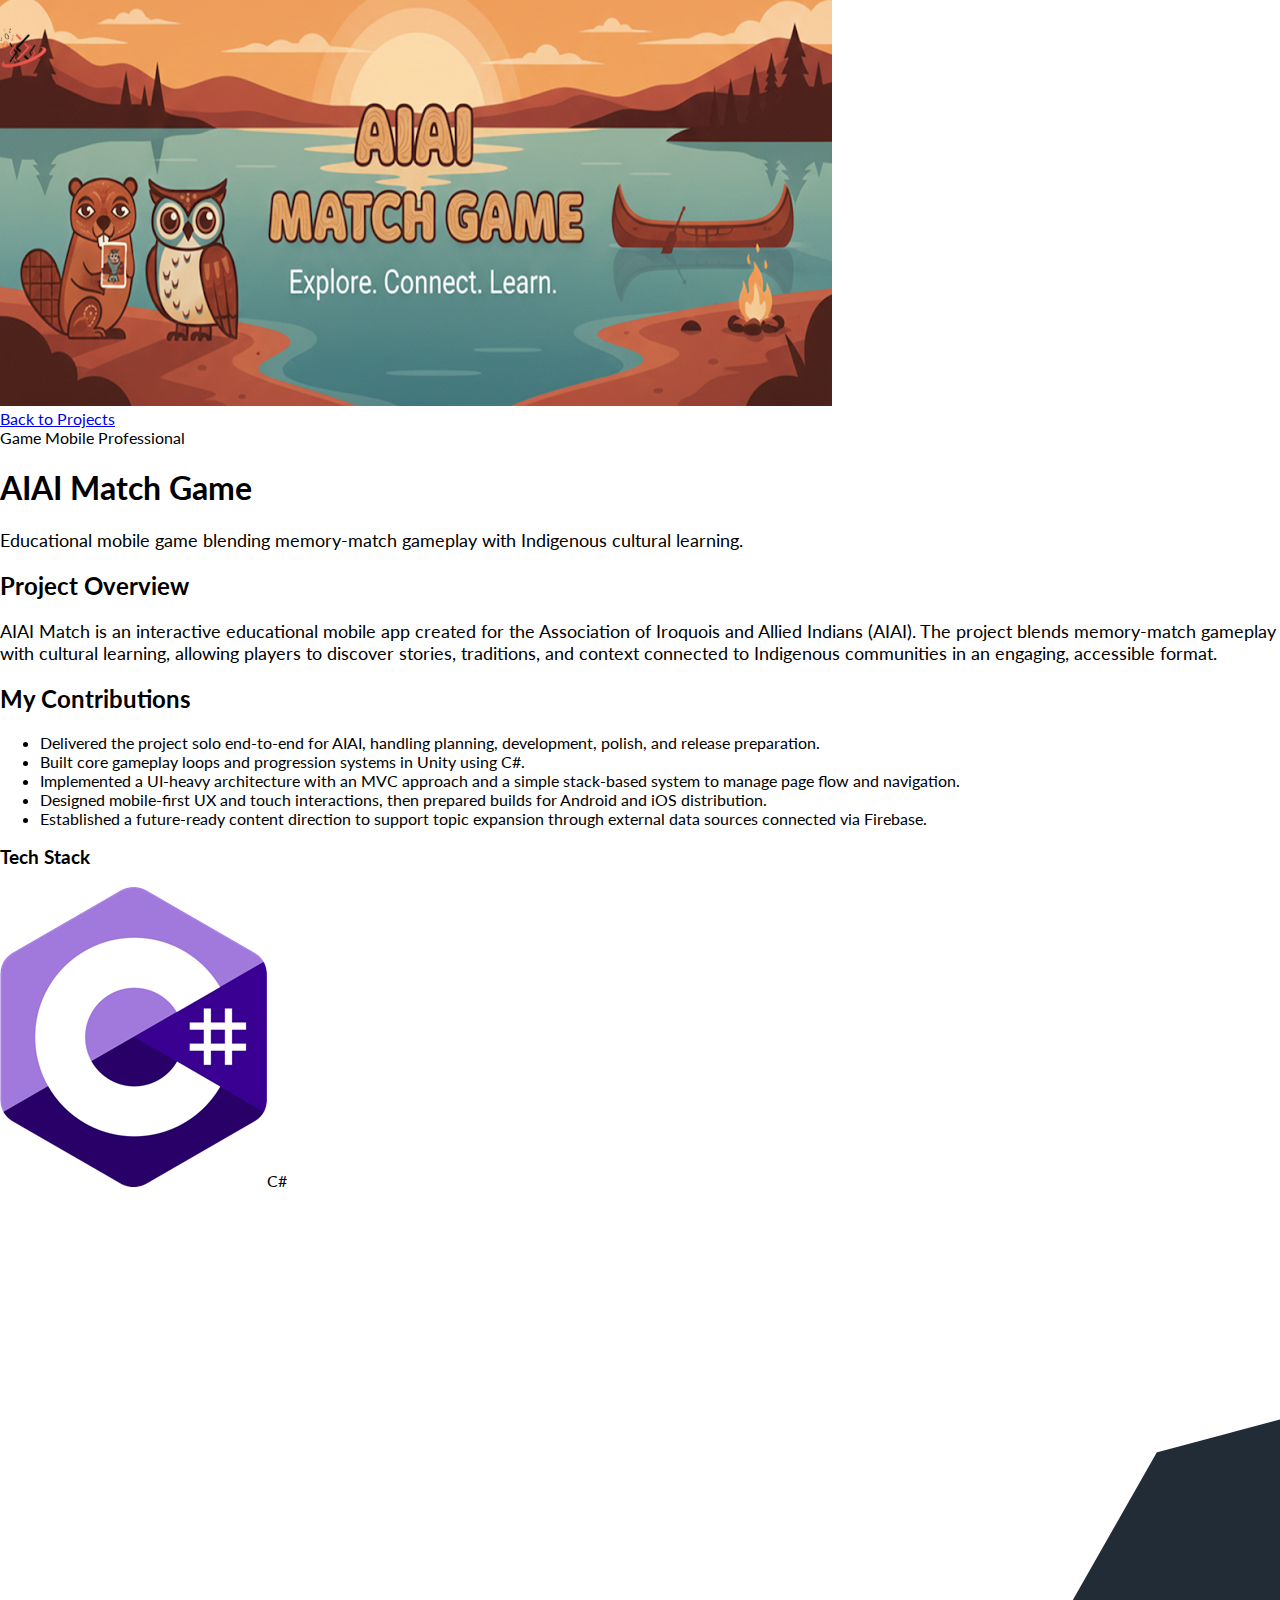
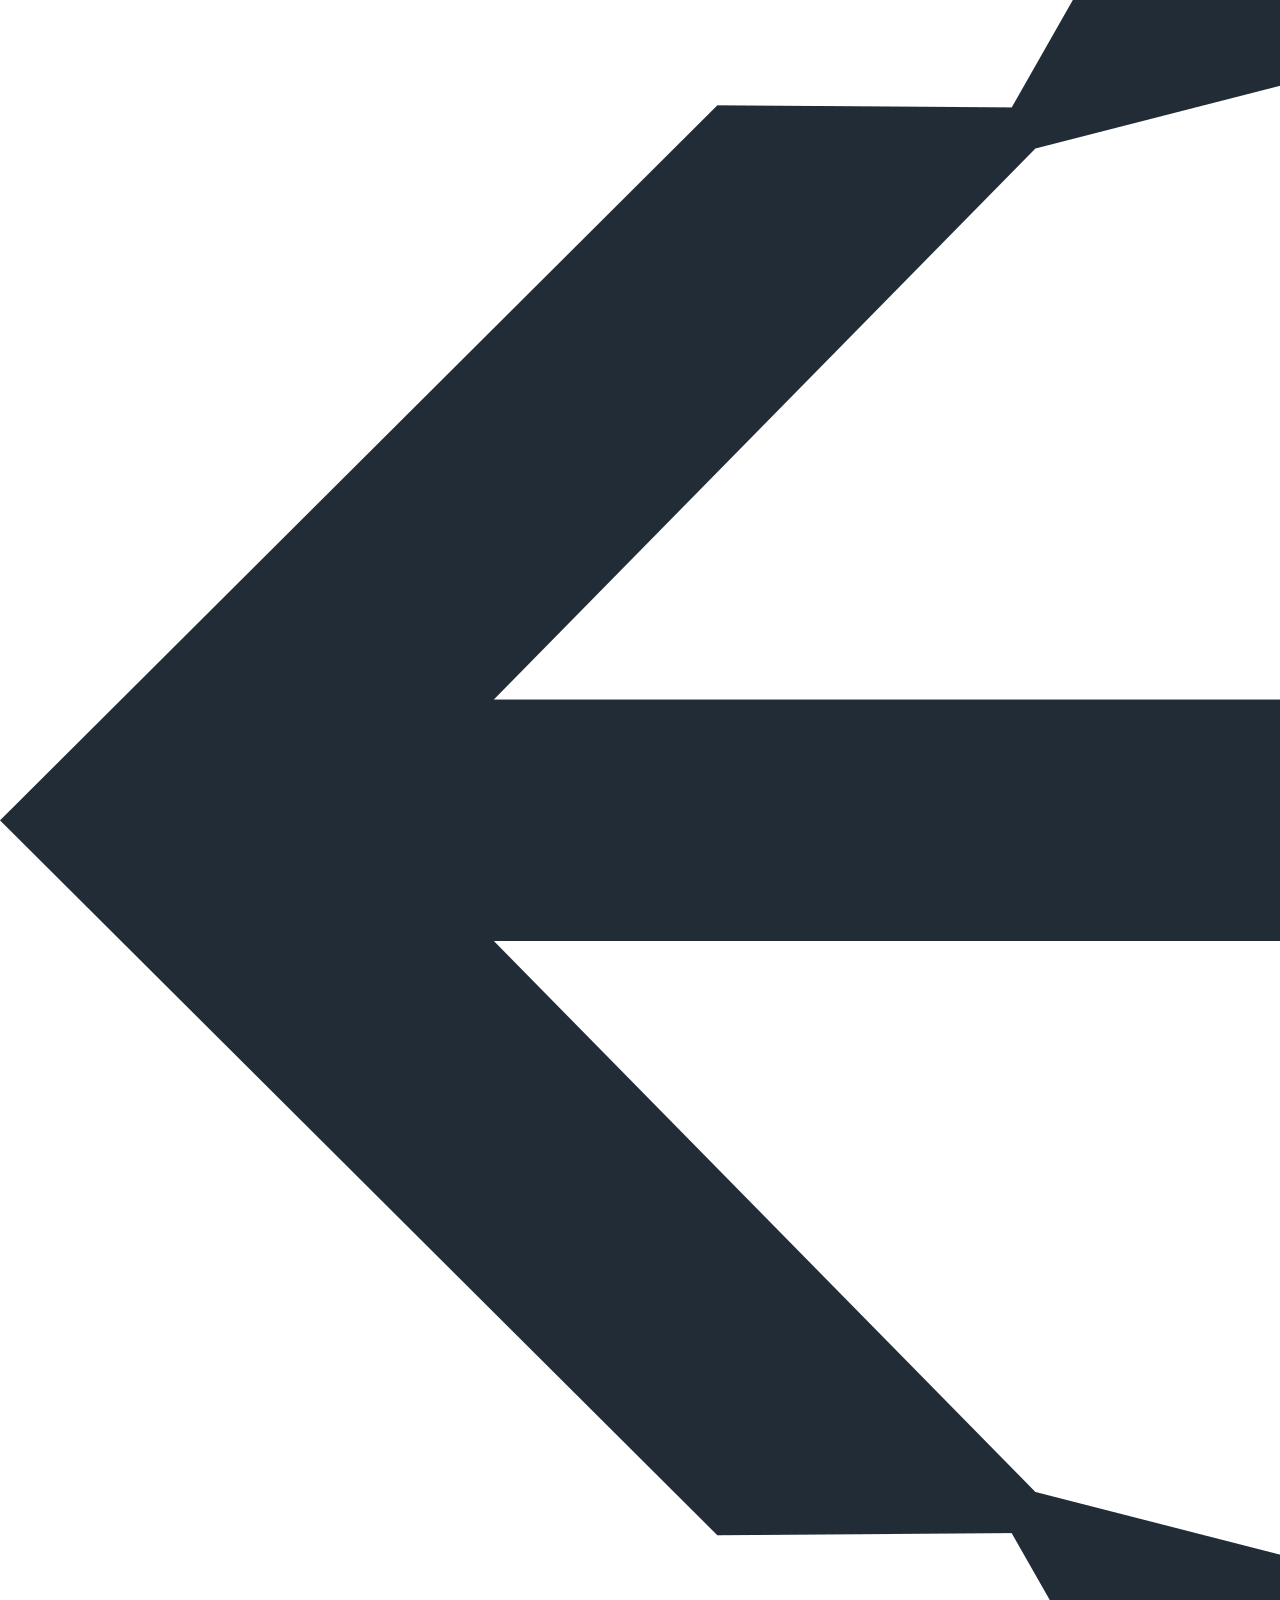
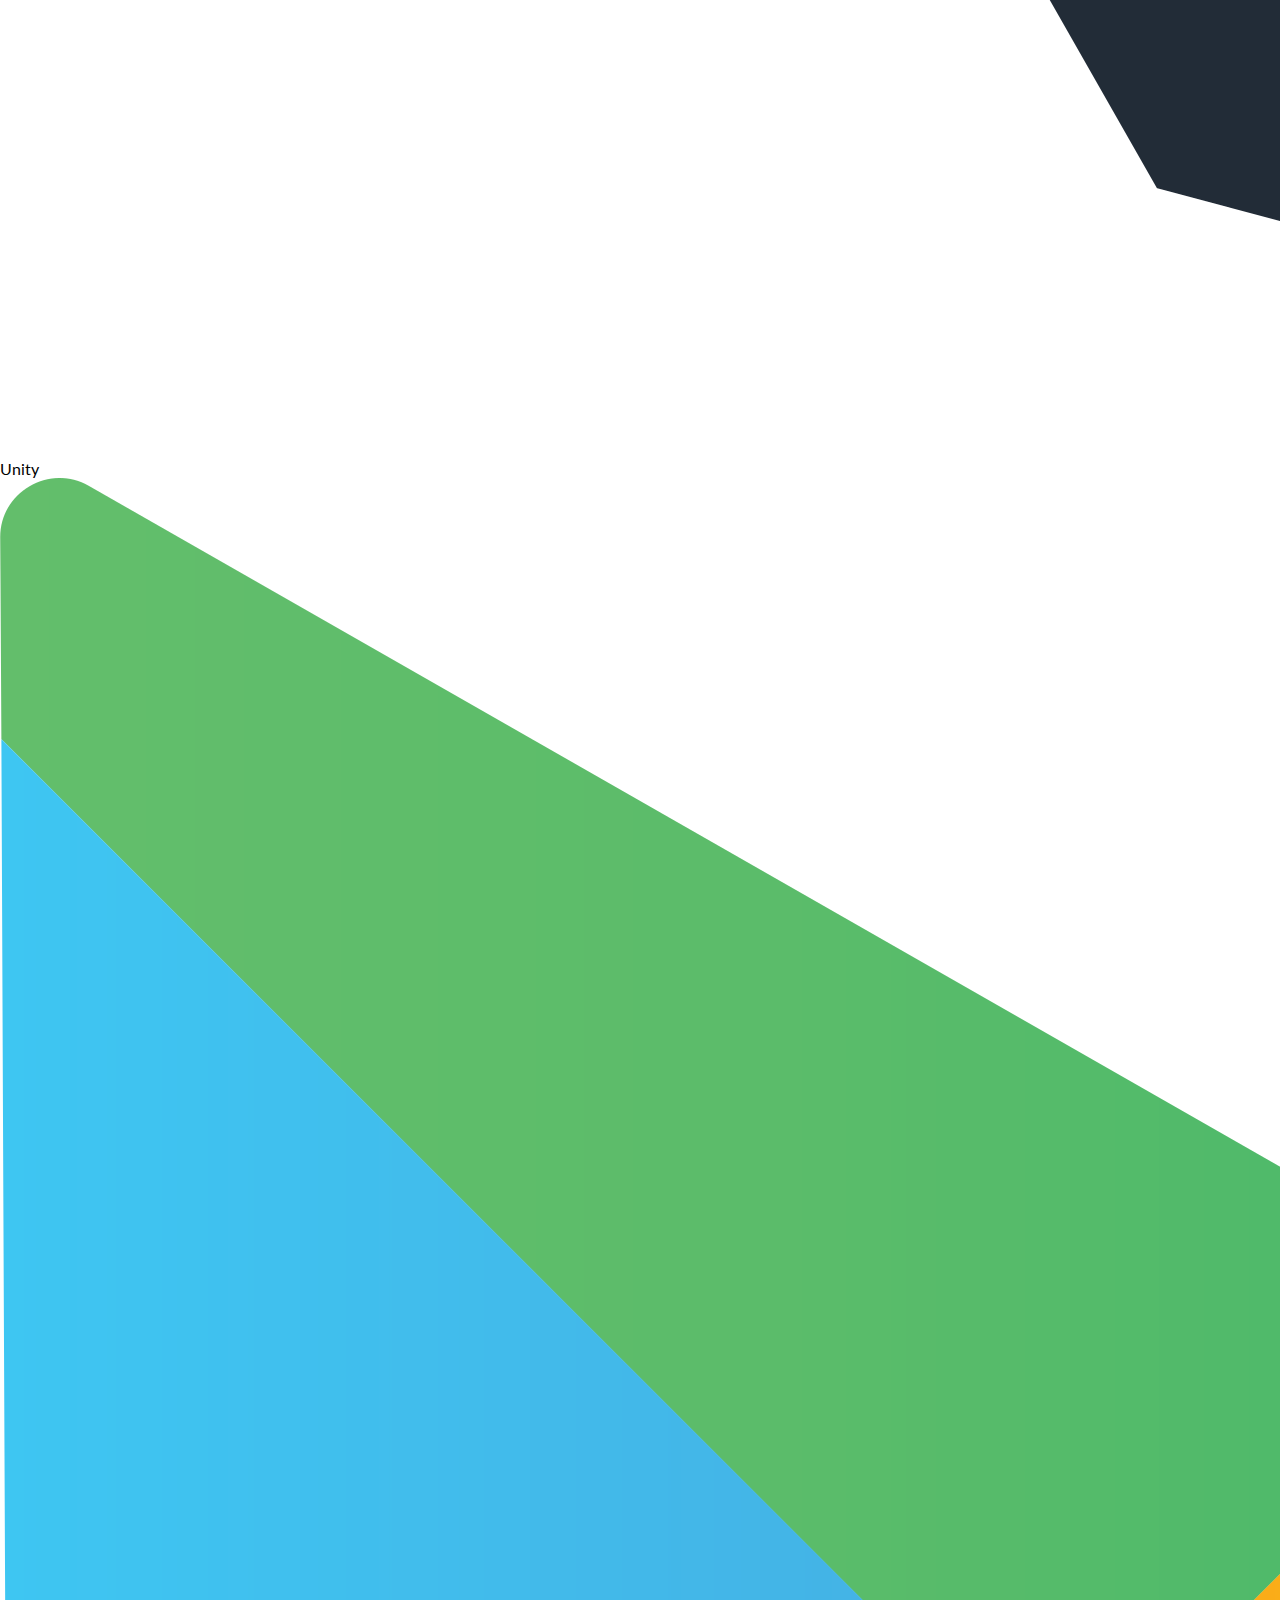
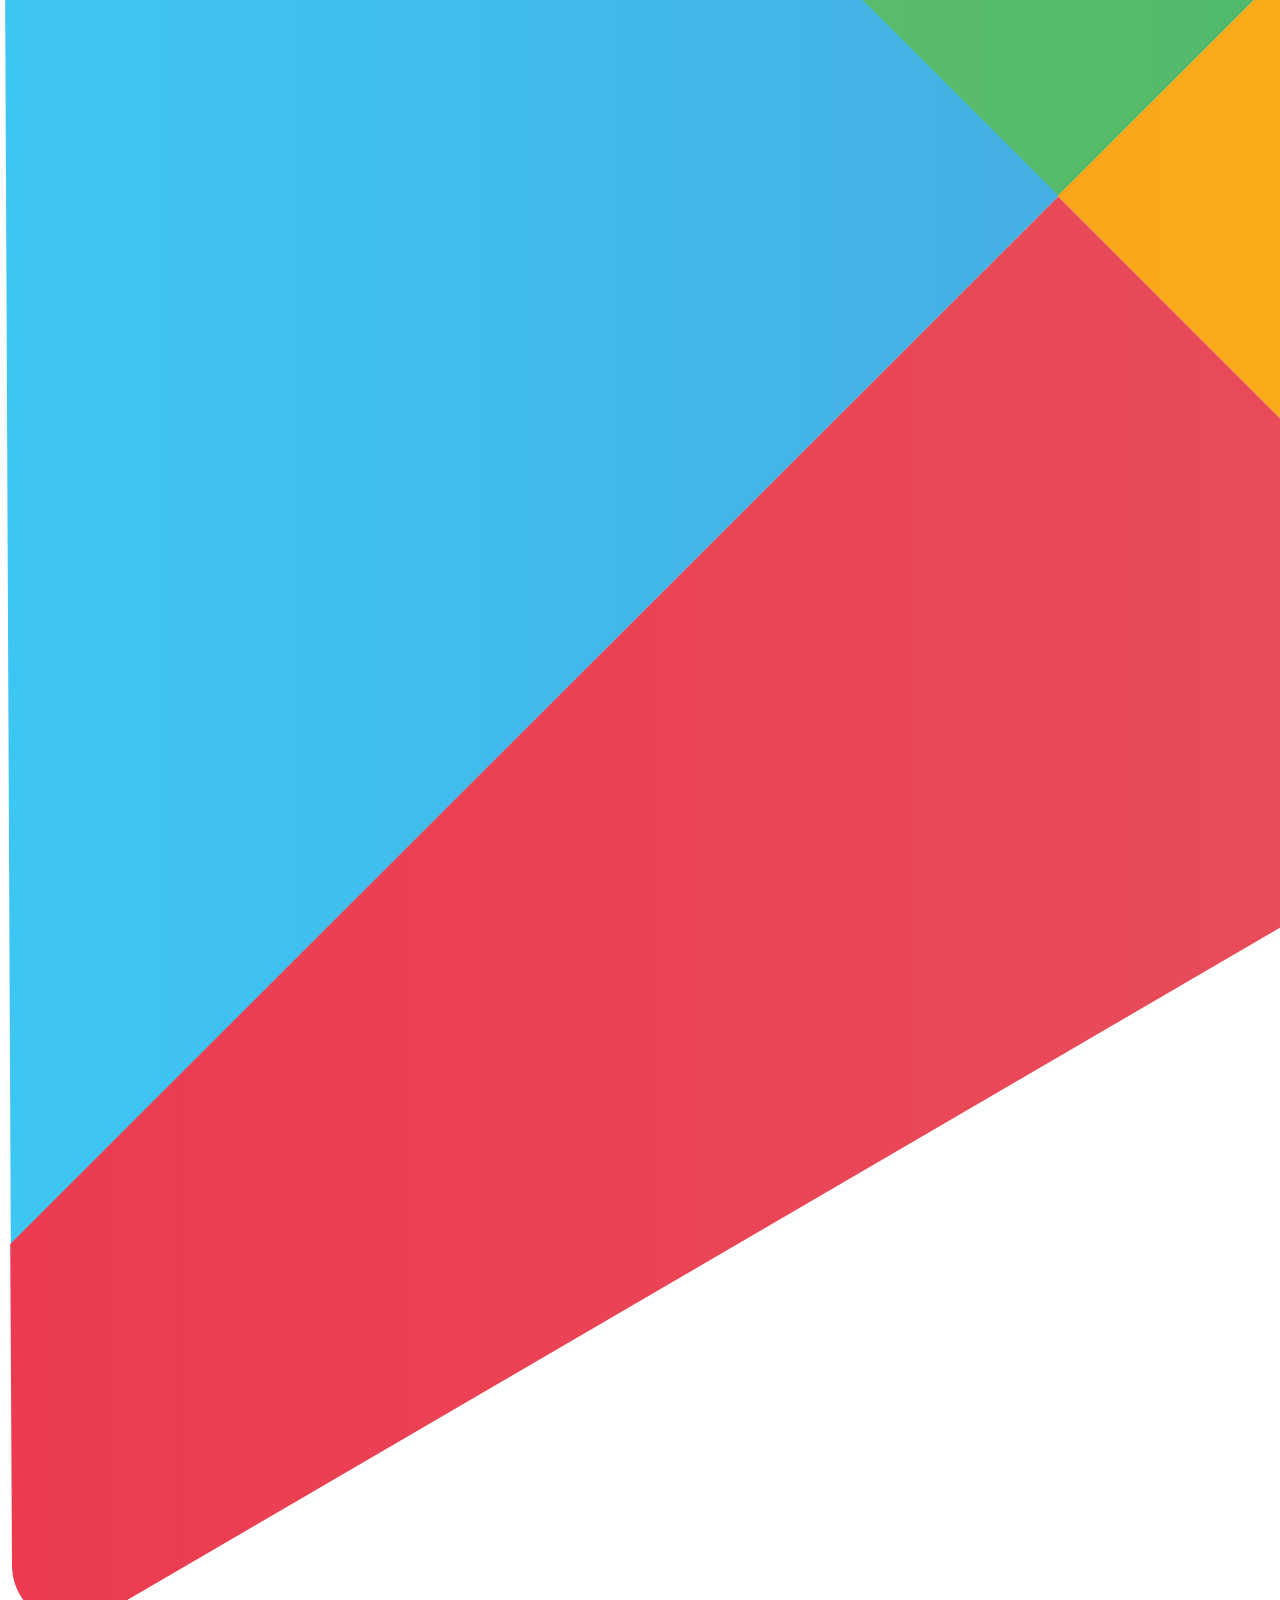
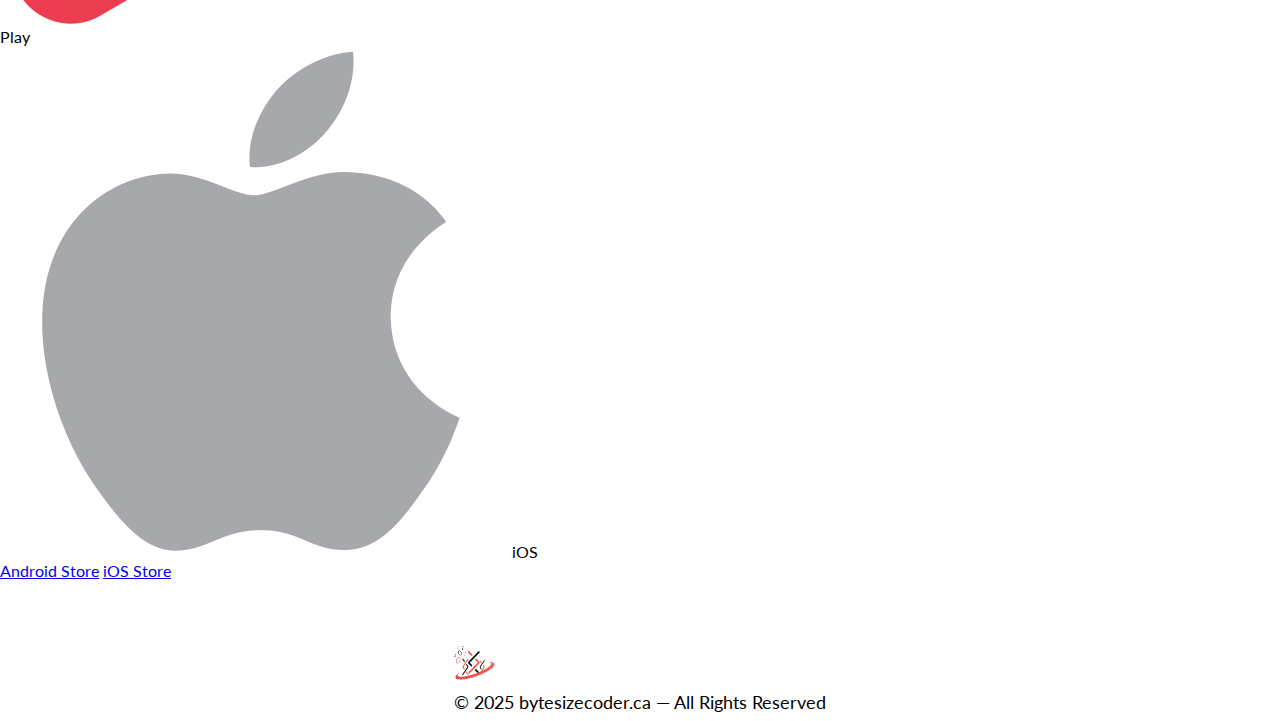
<file: projects/aiai-match.html>
<!DOCTYPE html>
<html lang="en">
  <head>
    <meta charset="UTF-8" />
    <meta http-equiv="X-UA-Compatible" content="IE=edge" />
    <meta name="viewport" content="width=device-width, initial-scale=1.0" />
    <link rel="preconnect" href="https://fonts.googleapis.com" />
    <link rel="preconnect" href="https://fonts.gstatic.com" crossorigin />
    <link href="https://fonts.googleapis.com/css2?family=Lato:wght@300;400;700;900&display=swap" rel="stylesheet" />
    <link rel="icon" type="image/x-icon" href="/images/logo/bsc-logo-icon.png" />
    <link href="../styles/styles.css" rel="stylesheet" />
    <title>AIAI Match Game | Matthew Douglas</title>
  </head>
  <body class="project-page">
    <nav class="nav nav--minimal" id="main-nav">
      <a class="nav__brand" href="../index.html">
        <img src="../images/logo/bsc-logo-icon.png" height="42" alt="Byte Size Coder" />
      </a>
    </nav>

    <header class="project-hero ph-hero-aiai">
      <img src="../images/aiai/aiai-title.png" alt="AIAI Match" class="project-hero__img" />
      <div class="project-hero__overlay"></div>
      <div class="project-hero__content">
        <a href="../index.html#projects" class="project-hero__back">Back to Projects</a>
        <div class="project-hero__tags">
          <span class="project-tag tag--game">Game</span>
          <span class="project-tag tag--mobile">Mobile</span>
          <span class="project-tag tag--pro">Professional</span>
        </div>
        <h1 class="project-hero__title">AIAI Match Game</h1>
        <p class="project-hero__subtitle">
          Educational mobile game blending memory-match gameplay with Indigenous cultural learning.
        </p>
      </div>
    </header>

    <main class="project-content">
      <div class="project-layout">
        <div class="project-main">
          <section class="project-section">
            <h2>Project Overview</h2>
            <p>
              AIAI Match is an interactive educational mobile app created for the Association of Iroquois and Allied Indians (AIAI).
              The project blends memory-match gameplay with cultural learning, allowing players to discover stories, traditions,
              and context connected to Indigenous communities in an engaging, accessible format.
            </p>
          </section>

          <section class="project-section">
            <h2>My Contributions</h2>
            <ul>
              <li>Delivered the project solo end-to-end for AIAI, handling planning, development, polish, and release preparation.</li>
              <li>Built core gameplay loops and progression systems in Unity using C#.</li>
              <li>Implemented a UI-heavy architecture with an MVC approach and a simple stack-based system to manage page flow and navigation.</li>
              <li>Designed mobile-first UX and touch interactions, then prepared builds for Android and iOS distribution.</li>
              <li>Established a future-ready content direction to support topic expansion through external data sources connected via Firebase.</li>
            </ul>
          </section>
        </div>

        <aside class="project-sidebar">
          <div class="sidebar-card">
            <h3>Tech Stack</h3>
            <div class="tech-stack">
              <div class="tech-item"><img src="../images/skill-logos/csharp.png" alt="C#" /><span>C#</span></div>
              <div class="tech-item"><img src="../images/skill-logos/unity.png" alt="Unity" /><span>Unity</span></div>
              <div class="tech-item"><img src="../images/skill-logos/google-play.png" alt="Google Play" /><span>Play</span></div>
              <div class="tech-item"><img src="../images/skill-logos/ios.png" alt="iOS" /><span>iOS</span></div>
            </div>

            <div class="project-actions">
              <a href="https://play.google.com/store/apps/details?id=com.bytesizecoder.aiaimatch&hl=en" target="_blank" rel="noopener noreferrer" class="btn-primary">Android Store</a>
              <a href="https://apps.apple.com/ca/app/aiai-match/id6742747458" target="_blank" rel="noopener noreferrer" class="btn-primary">iOS Store</a>
            </div>
          </div>
        </aside>
      </div>
    </main>

    <footer>
      <div class="container footer__inner">
        <img src="../images/logo/bsc-logo-icon.png" height="36" alt="BSC" />
        <p>&copy; 2025 bytesizecoder.ca &mdash; All Rights Reserved</p>
      </div>
    </footer>

    <script src="../scripts/main.js"></script>
  </body>
</html>
</file>
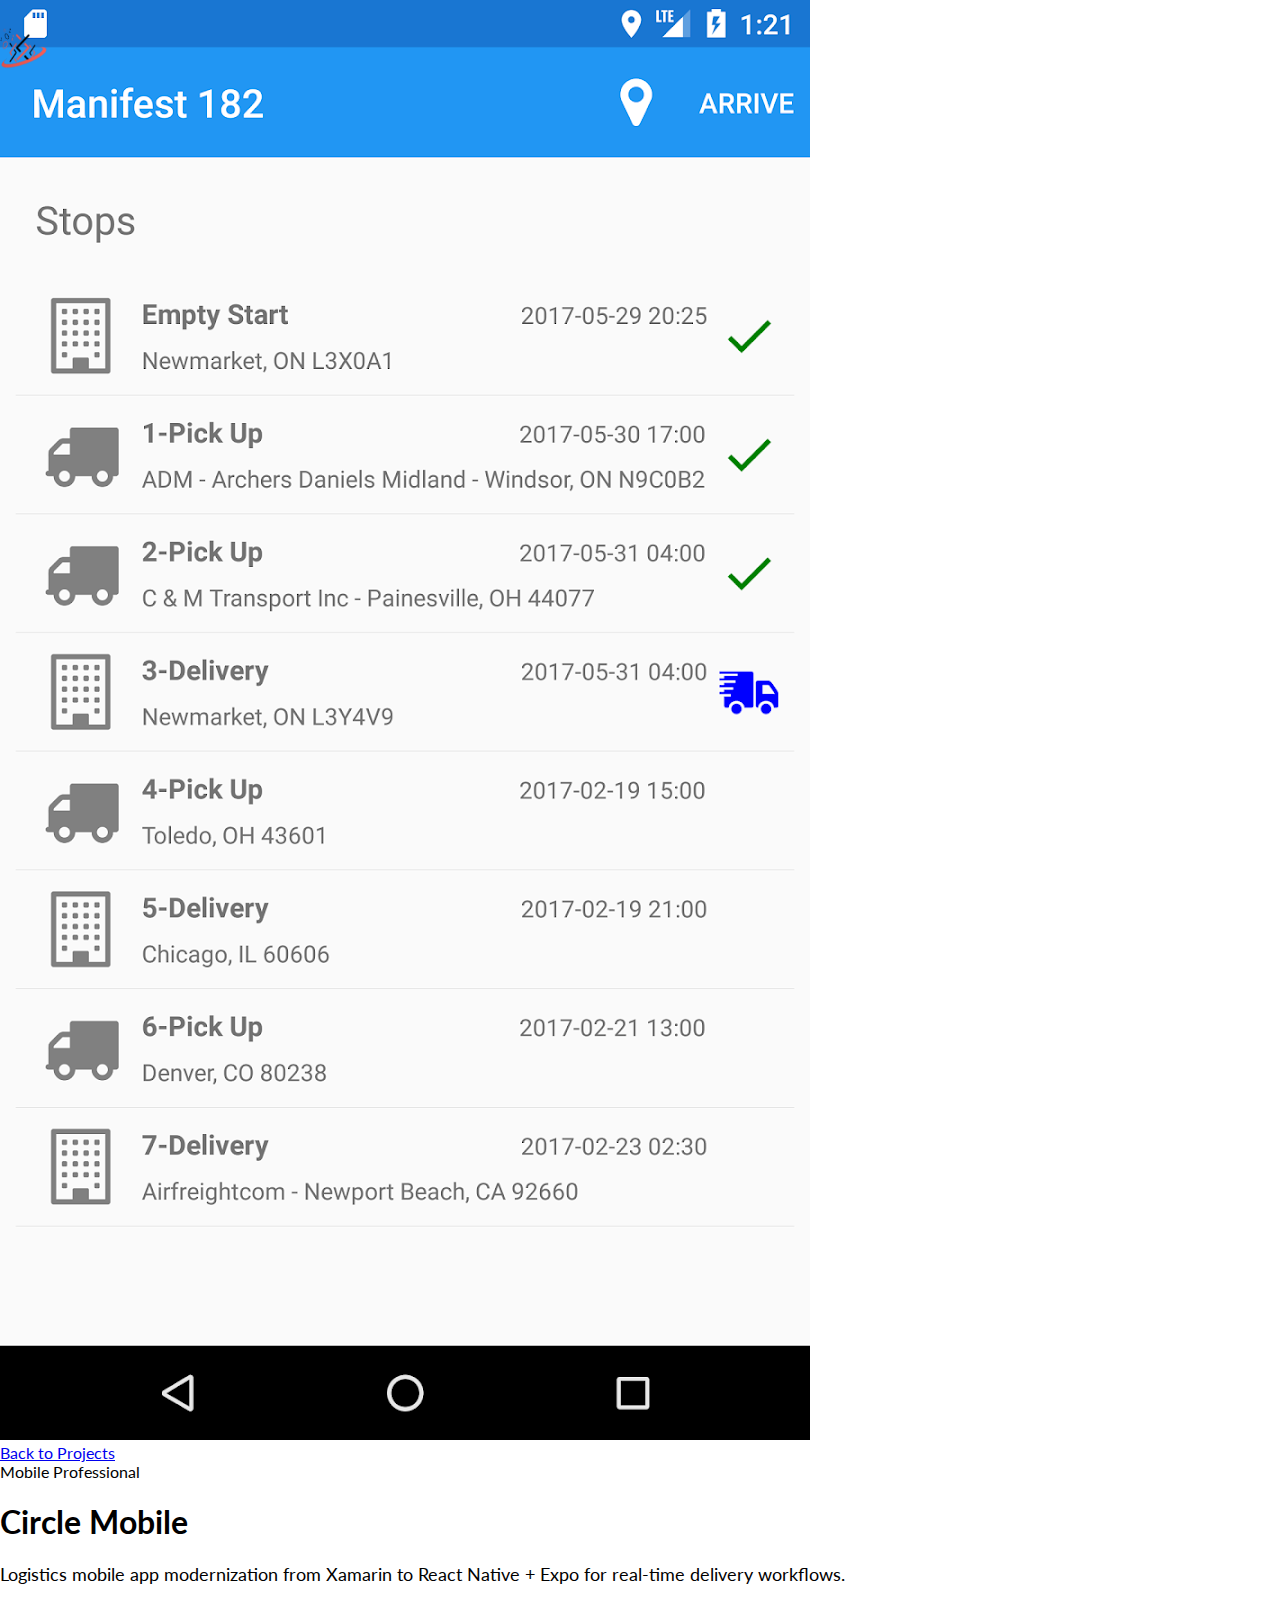
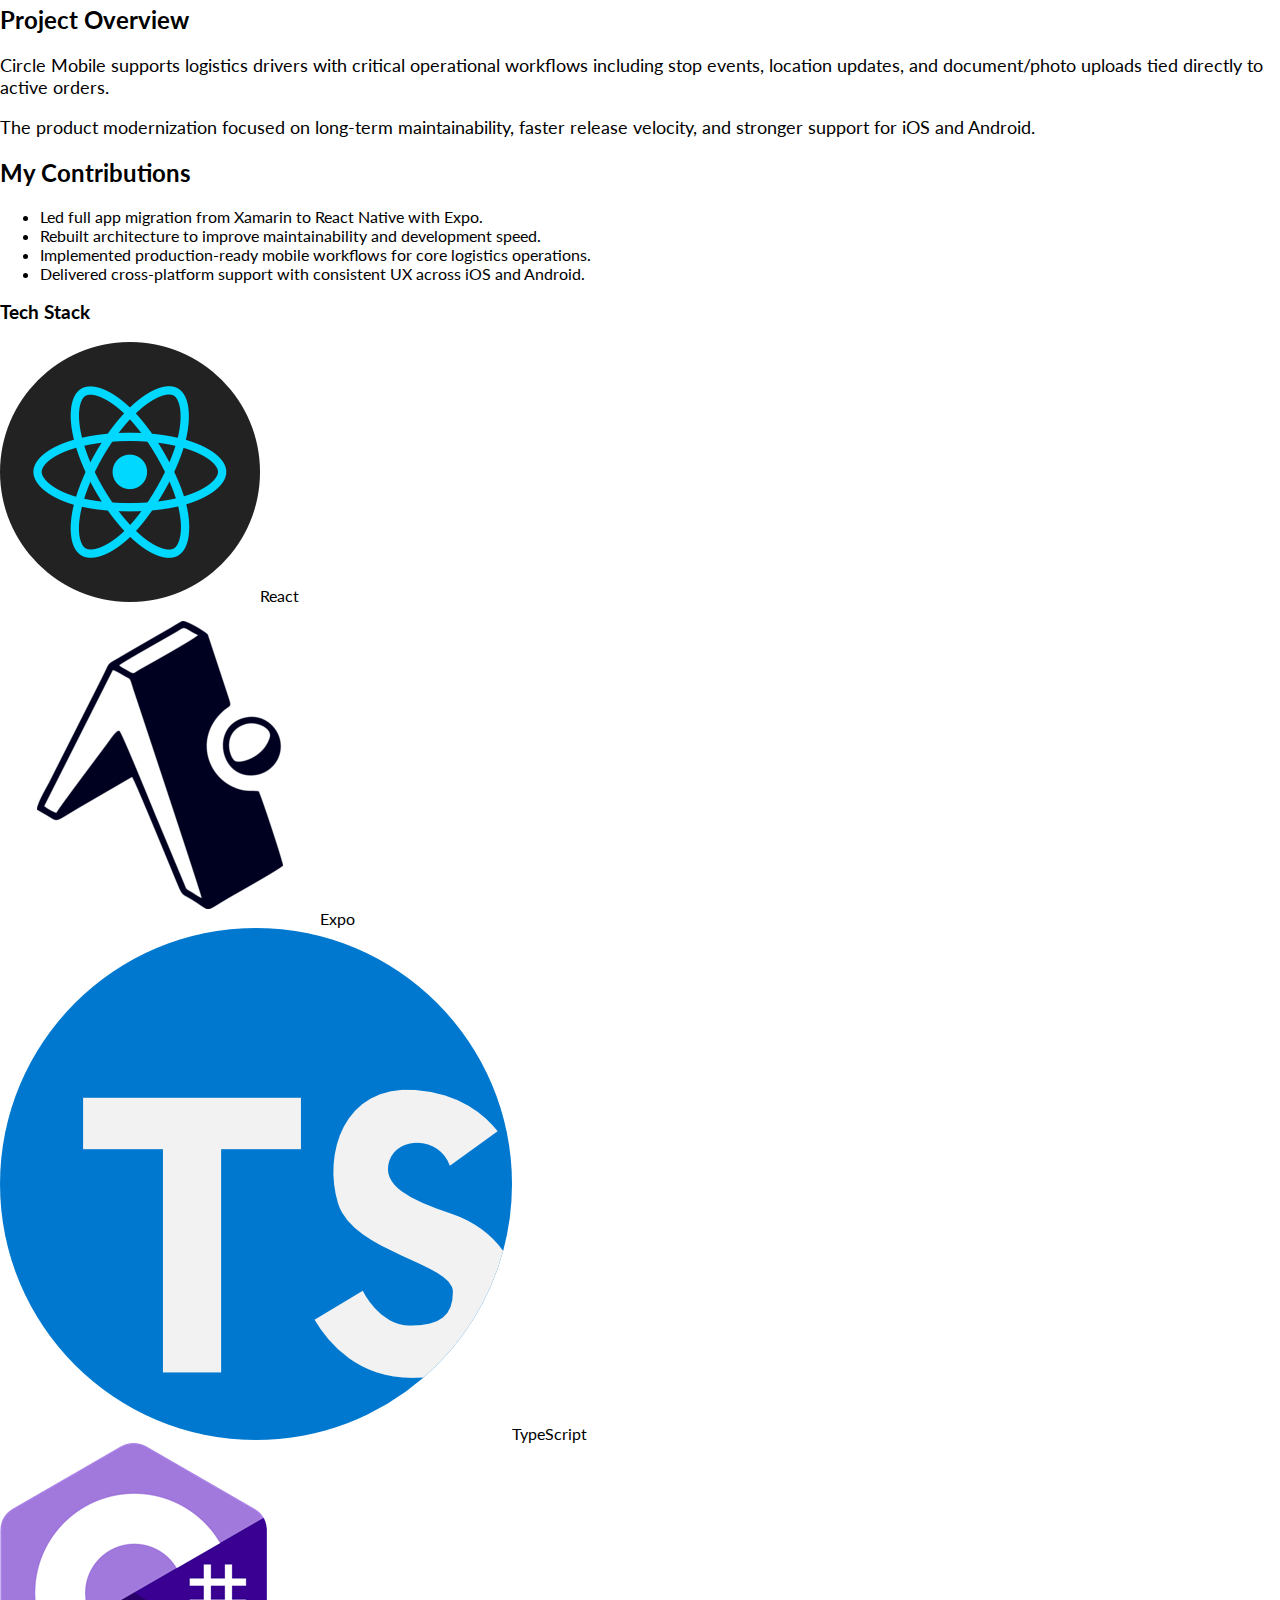
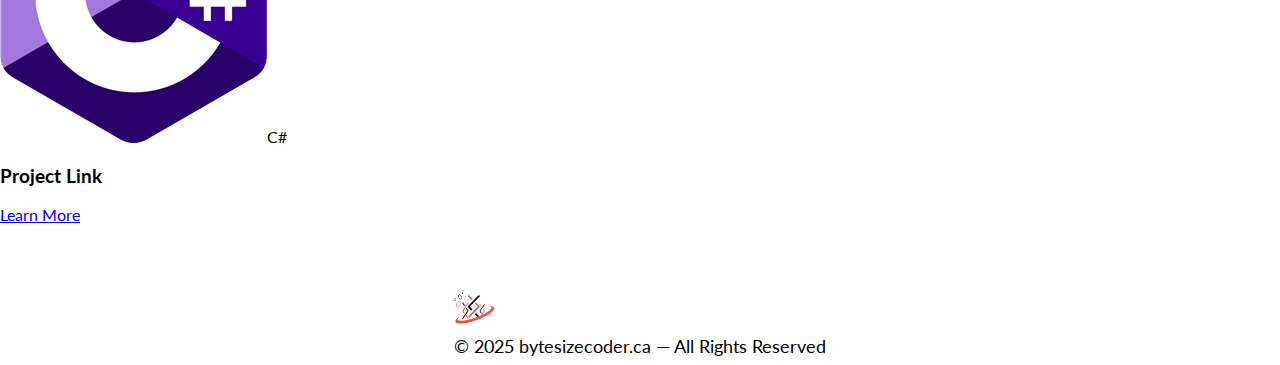
<file: projects/circle-mobile.html>
<!DOCTYPE html>
<html lang="en">
  <head>
    <meta charset="UTF-8" />
    <meta http-equiv="X-UA-Compatible" content="IE=edge" />
    <meta name="viewport" content="width=device-width, initial-scale=1.0" />
    <link rel="preconnect" href="https://fonts.googleapis.com" />
    <link rel="preconnect" href="https://fonts.gstatic.com" crossorigin />
    <link href="https://fonts.googleapis.com/css2?family=Lato:wght@300;400;700;900&display=swap" rel="stylesheet" />
    <link rel="icon" type="image/x-icon" href="/images/logo/bsc-logo-icon.png" />
    <link href="../styles/styles.css" rel="stylesheet" />
    <title>Circle Mobile | Matthew Douglas</title>
  </head>
  <body class="project-page">
    <nav class="nav nav--minimal" id="main-nav">
      <a class="nav__brand" href="../index.html">
        <img src="../images/logo/bsc-logo-icon.png" height="42" alt="Byte Size Coder" />
      </a>
    </nav>

    <header class="project-hero">
      <img src="../images/circlemobile/circlemobilestops.webp" alt="Circle Mobile" class="project-hero__img" />
      <div class="project-hero__overlay"></div>
      <div class="project-hero__content">
        <a href="../index.html#projects" class="project-hero__back">Back to Projects</a>
        <div class="project-hero__tags">
          <span class="project-tag tag--mobile">Mobile</span>
          <span class="project-tag tag--pro">Professional</span>
        </div>
        <h1 class="project-hero__title">Circle Mobile</h1>
        <p class="project-hero__subtitle">
          Logistics mobile app modernization from Xamarin to React Native + Expo for real-time delivery workflows.
        </p>
      </div>
    </header>

    <main class="project-content">
      <div class="project-layout">
        <div class="project-main">
          <section class="project-section">
            <h2>Project Overview</h2>
            <p>
              Circle Mobile supports logistics drivers with critical operational workflows including stop events,
              location updates, and document/photo uploads tied directly to active orders.
            </p>
            <p>
              The product modernization focused on long-term maintainability, faster release velocity, and stronger
              support for iOS and Android.
            </p>
          </section>

          <section class="project-section">
            <h2>My Contributions</h2>
            <ul>
              <li>Led full app migration from Xamarin to React Native with Expo.</li>
              <li>Rebuilt architecture to improve maintainability and development speed.</li>
              <li>Implemented production-ready mobile workflows for core logistics operations.</li>
              <li>Delivered cross-platform support with consistent UX across iOS and Android.</li>
            </ul>
          </section>
        </div>

        <aside class="project-sidebar">
          <div class="sidebar-card">
            <h3>Tech Stack</h3>
            <div class="tech-stack">
              <div class="tech-item"><img src="../images/skill-logos/react.png" alt="React Native" /><span>React</span></div>
              <div class="tech-item"><img src="../images/skill-logos/expo.png" alt="Expo" /><span>Expo</span></div>
              <div class="tech-item"><img src="../images/skill-logos/typescript.png" alt="TypeScript" /><span>TypeScript</span></div>
              <div class="tech-item"><img src="../images/skill-logos/csharp.png" alt="C#" /><span>C#</span></div>
            </div>
          </div>

          <div class="sidebar-card">
            <h3>Project Link</h3>
            <div class="project-actions">
              <a href="https://fullcircletms.com/product-circle-mobile/" target="_blank" class="btn-primary">Learn More</a>
            </div>
          </div>
        </aside>
      </div>
    </main>

    <footer>
      <div class="container footer__inner">
        <img src="../images/logo/bsc-logo-icon.png" height="36" alt="BSC" />
        <p>&copy; 2025 bytesizecoder.ca &mdash; All Rights Reserved</p>
      </div>
    </footer>

    <script src="../scripts/main.js"></script>
  </body>
</html>
</file>
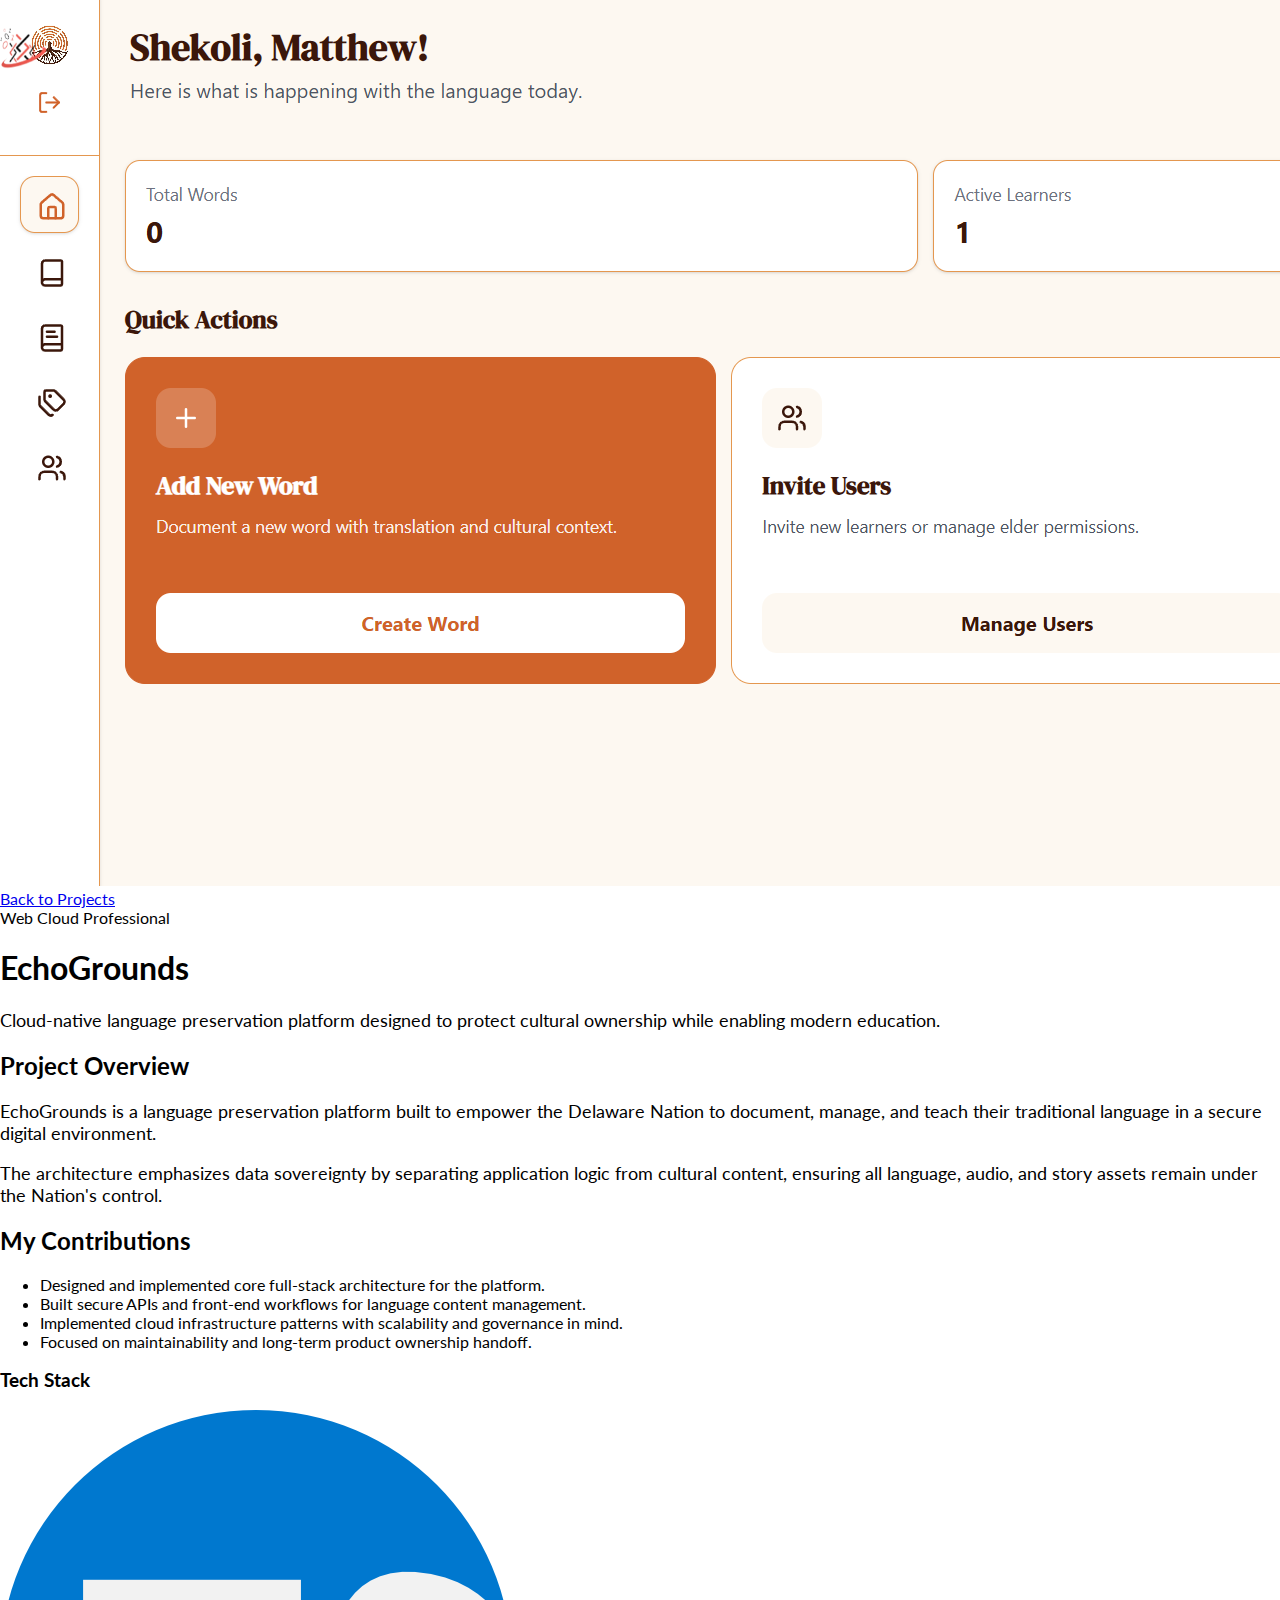
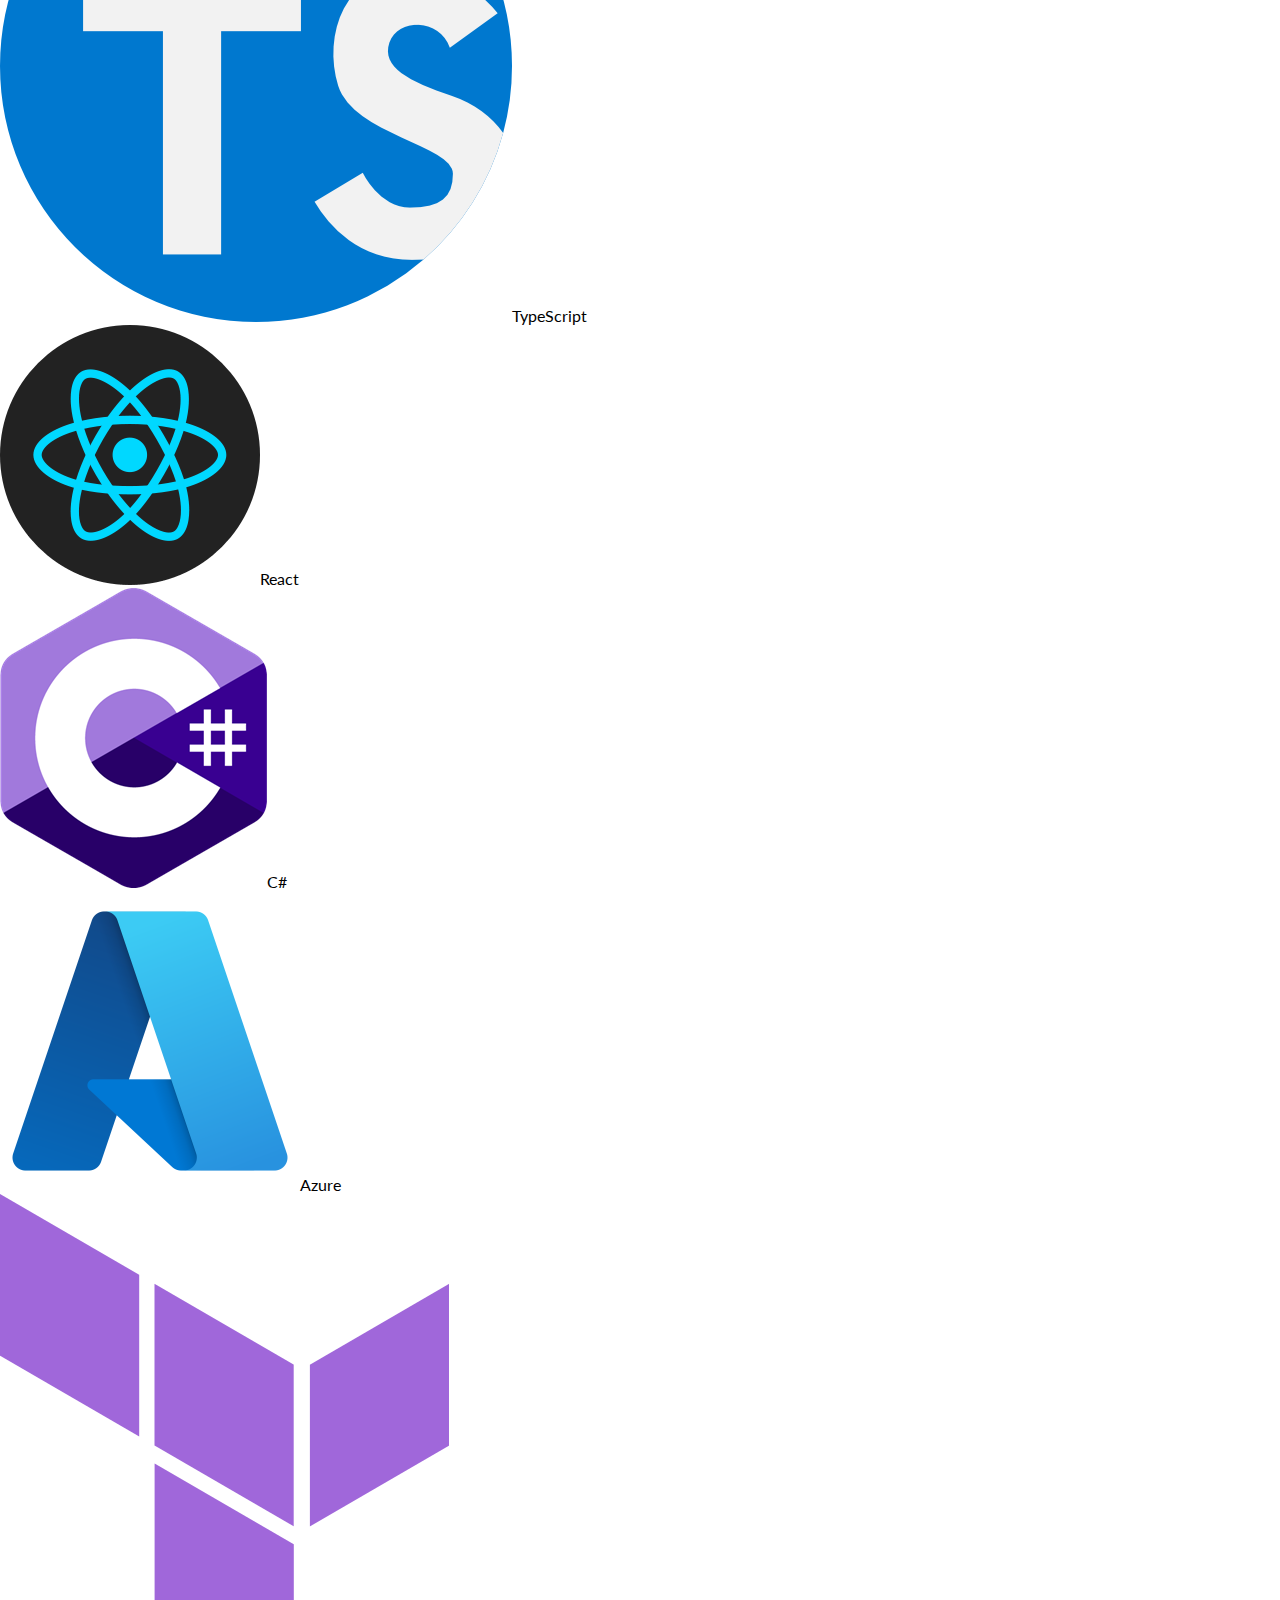
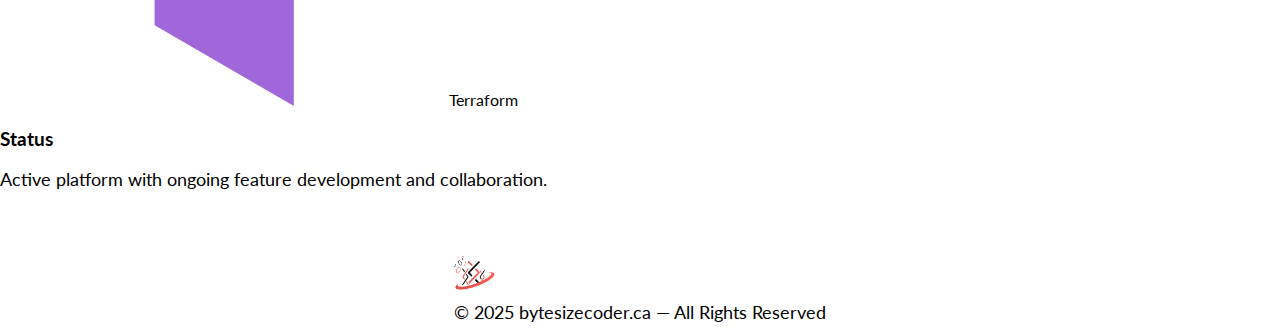
<file: projects/echogrounds.html>
<!DOCTYPE html>
<html lang="en">
  <head>
    <meta charset="UTF-8" />
    <meta http-equiv="X-UA-Compatible" content="IE=edge" />
    <meta name="viewport" content="width=device-width, initial-scale=1.0" />
    <link rel="preconnect" href="https://fonts.googleapis.com" />
    <link rel="preconnect" href="https://fonts.gstatic.com" crossorigin />
    <link href="https://fonts.googleapis.com/css2?family=Lato:wght@300;400;700;900&display=swap" rel="stylesheet" />
    <link rel="icon" type="image/x-icon" href="/images/logo/bsc-logo-icon.png" />
    <link href="../styles/styles.css" rel="stylesheet" />
    <title>EchoGrounds | Matthew Douglas</title>
  </head>
  <body class="project-page">
    <nav class="nav nav--minimal" id="main-nav">
      <a class="nav__brand" href="../index.html">
        <img src="../images/logo/bsc-logo-icon.png" height="42" alt="Byte Size Coder" />
      </a>
    </nav>

    <header class="project-hero ph-hero-echogrounds">
      <img src="../images/echogrounds/eg-screen1.png" alt="EchoGrounds" class="project-hero__img" />
      <div class="project-hero__overlay"></div>
      <div class="project-hero__content">
        <a href="../index.html#projects" class="project-hero__back">Back to Projects</a>
        <div class="project-hero__tags">
          <span class="project-tag tag--web">Web</span>
          <span class="project-tag tag--cloud">Cloud</span>
          <span class="project-tag tag--pro">Professional</span>
        </div>
        <h1 class="project-hero__title">EchoGrounds</h1>
        <p class="project-hero__subtitle">
          Cloud-native language preservation platform designed to protect cultural ownership while enabling modern education.
        </p>
      </div>
    </header>

    <main class="project-content">
      <div class="project-layout">
        <div class="project-main">
          <section class="project-section">
            <h2>Project Overview</h2>
            <p>
              EchoGrounds is a language preservation platform built to empower the Delaware Nation to document,
              manage, and teach their traditional language in a secure digital environment.
            </p>
            <p>
              The architecture emphasizes data sovereignty by separating application logic from cultural content,
              ensuring all language, audio, and story assets remain under the Nation's control.
            </p>
          </section>

          <section class="project-section">
            <h2>My Contributions</h2>
            <ul>
              <li>Designed and implemented core full-stack architecture for the platform.</li>
              <li>Built secure APIs and front-end workflows for language content management.</li>
              <li>Implemented cloud infrastructure patterns with scalability and governance in mind.</li>
              <li>Focused on maintainability and long-term product ownership handoff.</li>
            </ul>
          </section>
        </div>

        <aside class="project-sidebar">
          <div class="sidebar-card">
            <h3>Tech Stack</h3>
            <div class="tech-stack">
              <div class="tech-item"><img src="../images/skill-logos/typescript.png" alt="TypeScript" /><span>TypeScript</span></div>
              <div class="tech-item"><img src="../images/skill-logos/react.png" alt="React" /><span>React</span></div>
              <div class="tech-item"><img src="../images/skill-logos/csharp.png" alt="C#" /><span>C#</span></div>
              <div class="tech-item"><img src="../images/skill-logos/azure.png" alt="Azure" /><span>Azure</span></div>
              <div class="tech-item"><img src="../images/skill-logos/terraform.png" alt="Terraform" /><span>Terraform</span></div>
            </div>
          </div>

          <div class="sidebar-card">
            <h3>Status</h3>
            <p>Active platform with ongoing feature development and collaboration.</p>
          </div>
        </aside>
      </div>
    </main>

    <footer>
      <div class="container footer__inner">
        <img src="../images/logo/bsc-logo-icon.png" height="36" alt="BSC" />
        <p>&copy; 2025 bytesizecoder.ca &mdash; All Rights Reserved</p>
      </div>
    </footer>

    <script src="../scripts/main.js"></script>
  </body>
</html>
</file>
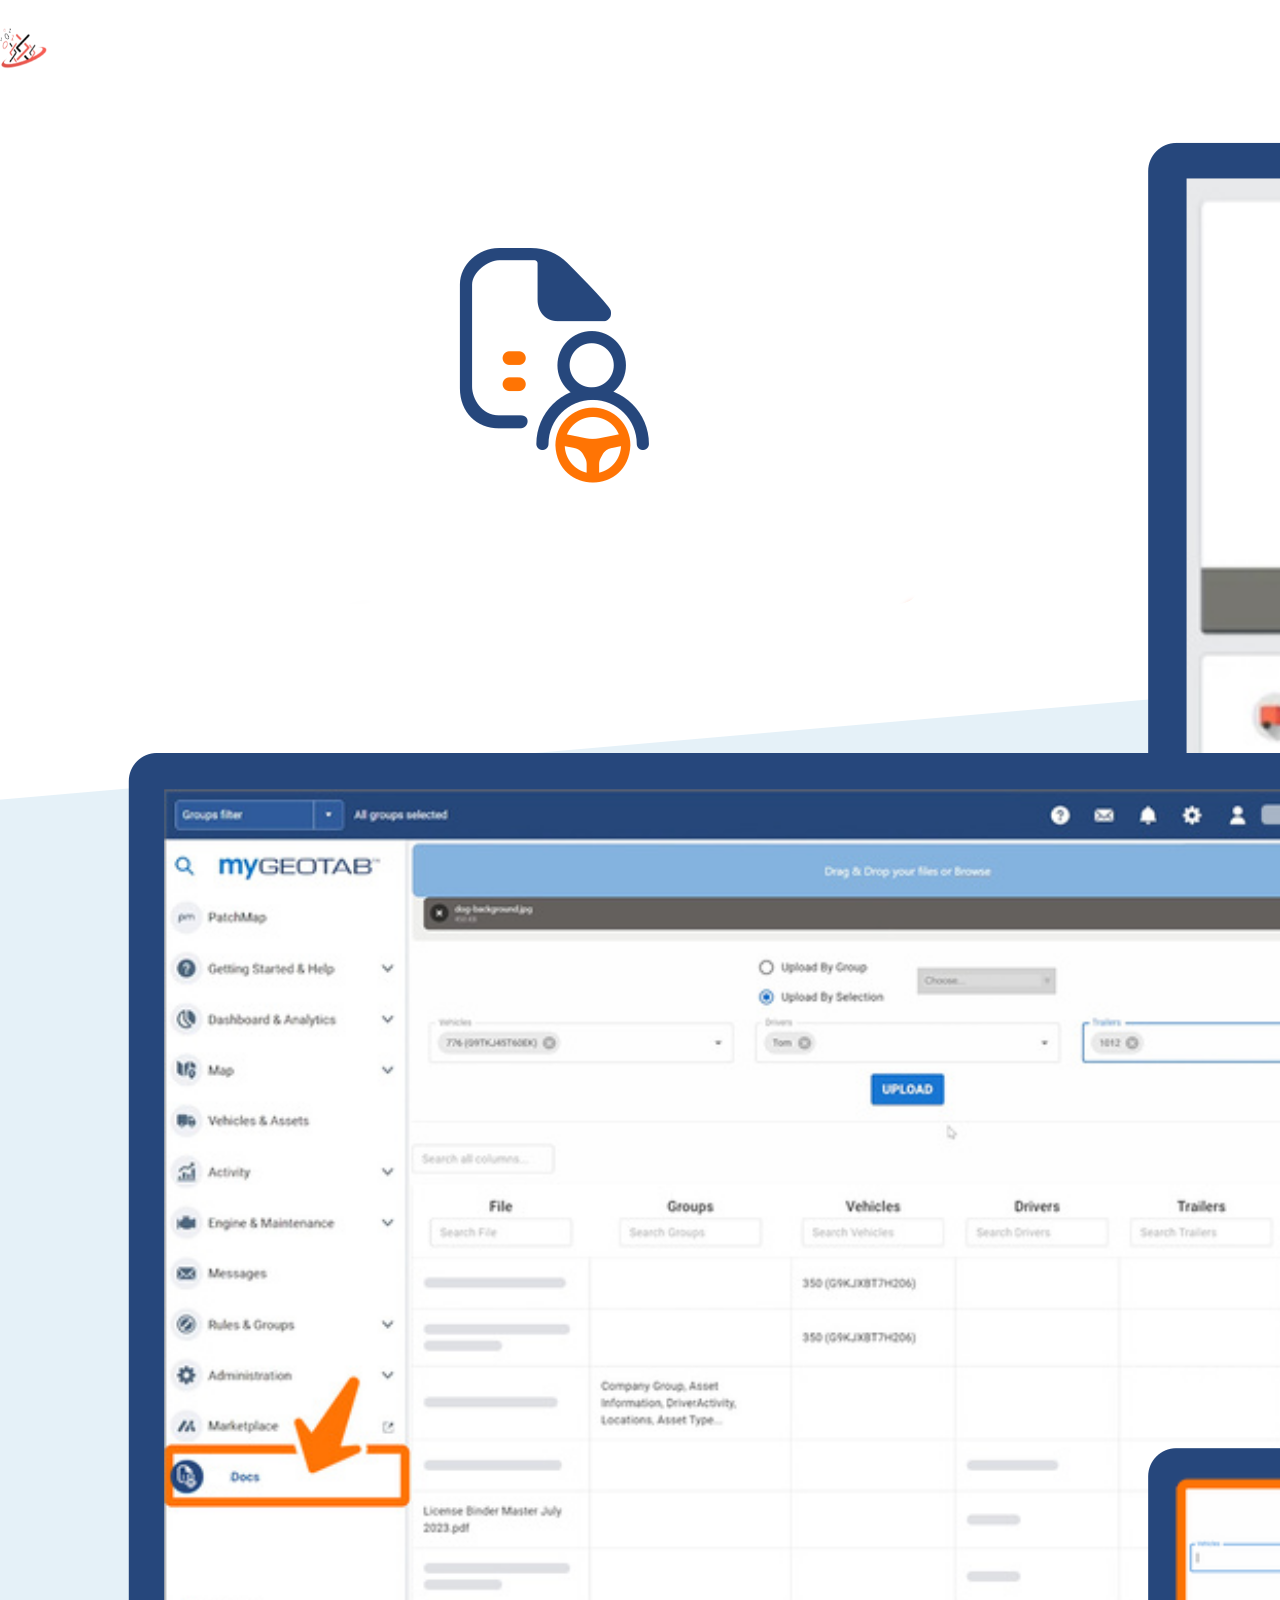
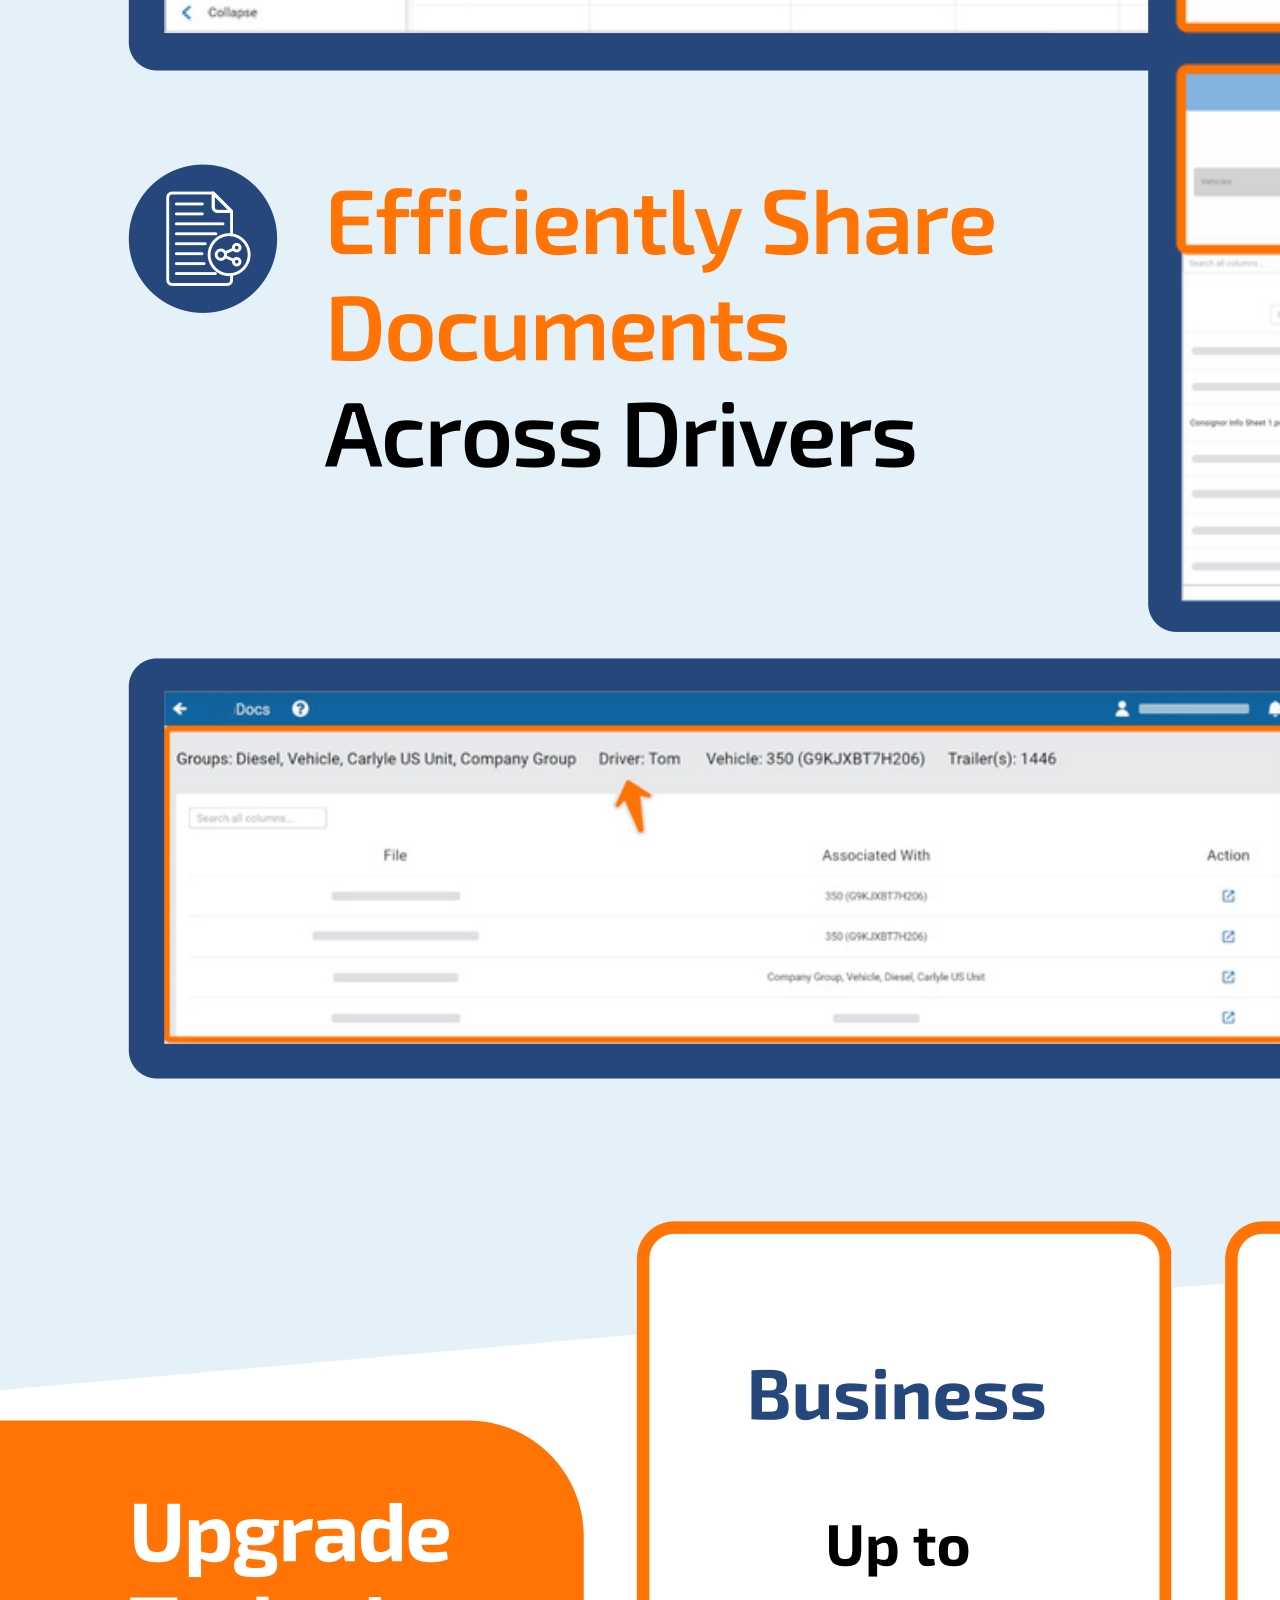
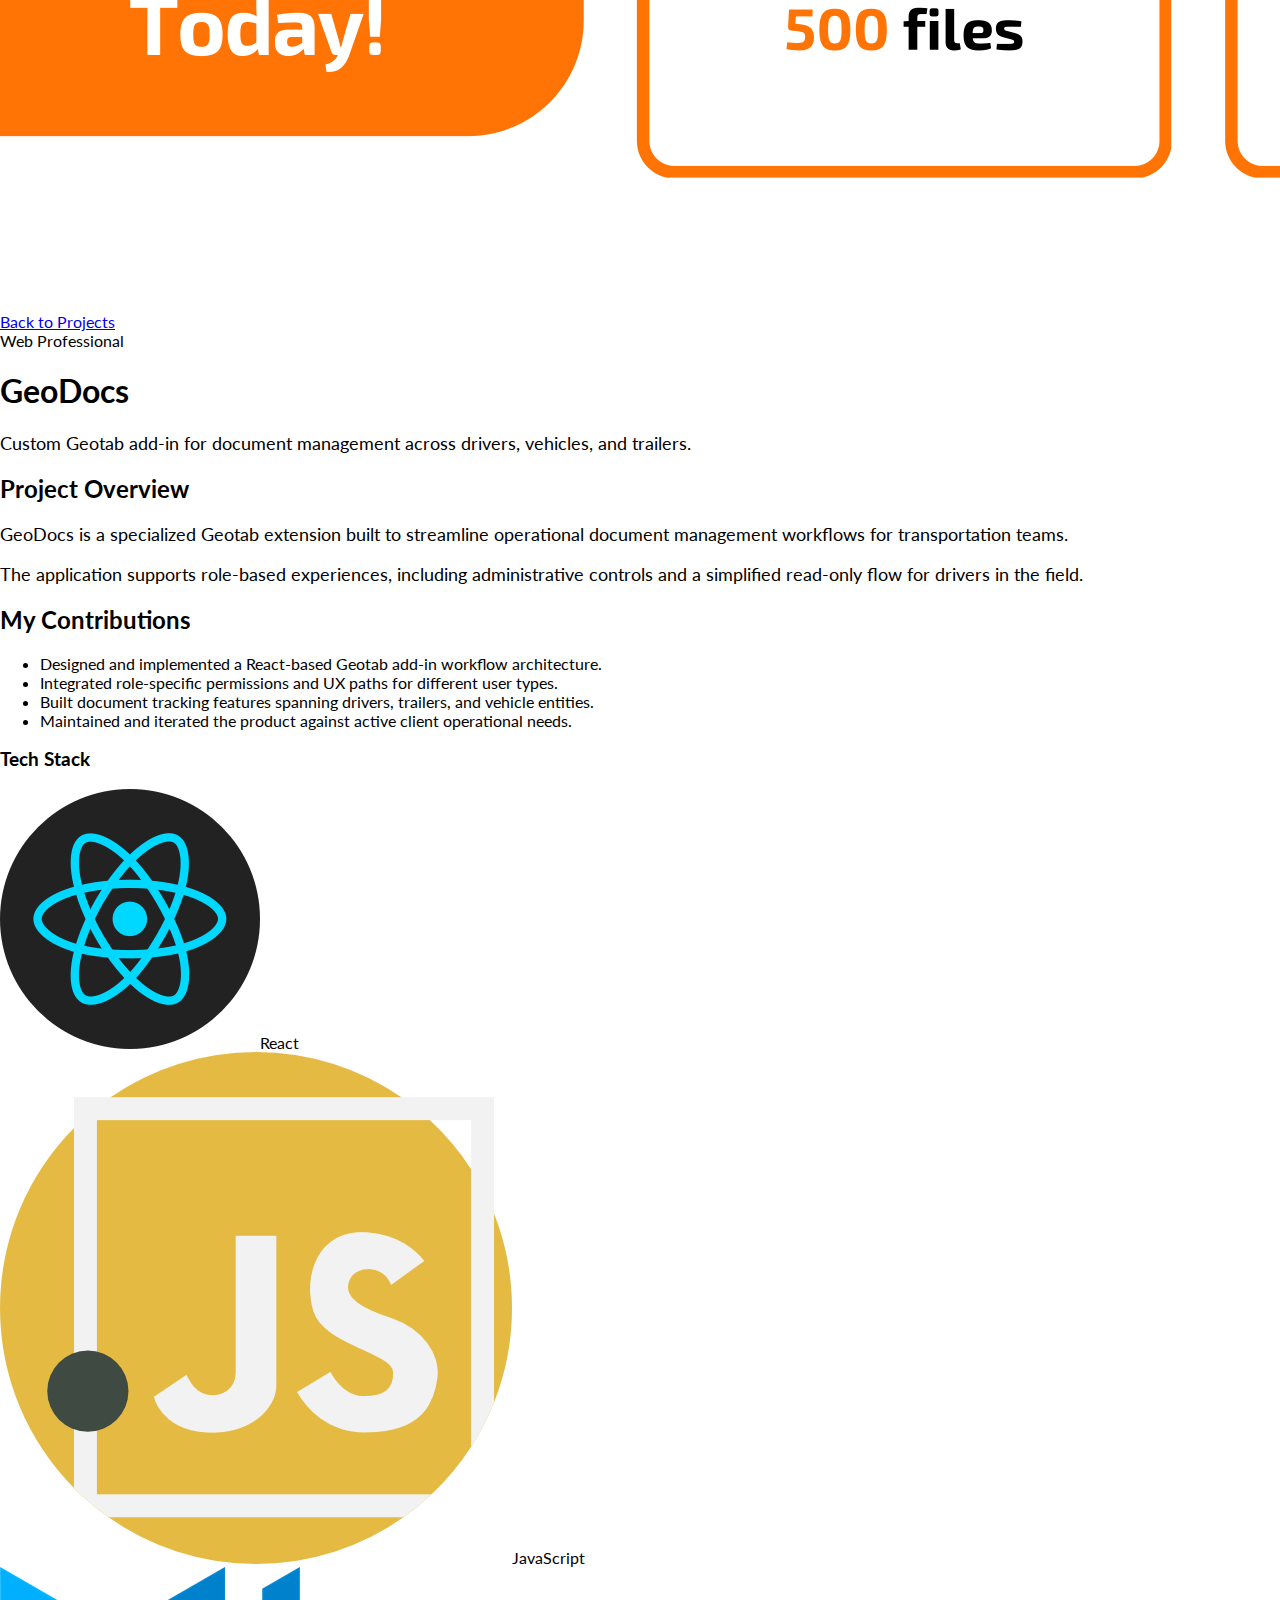
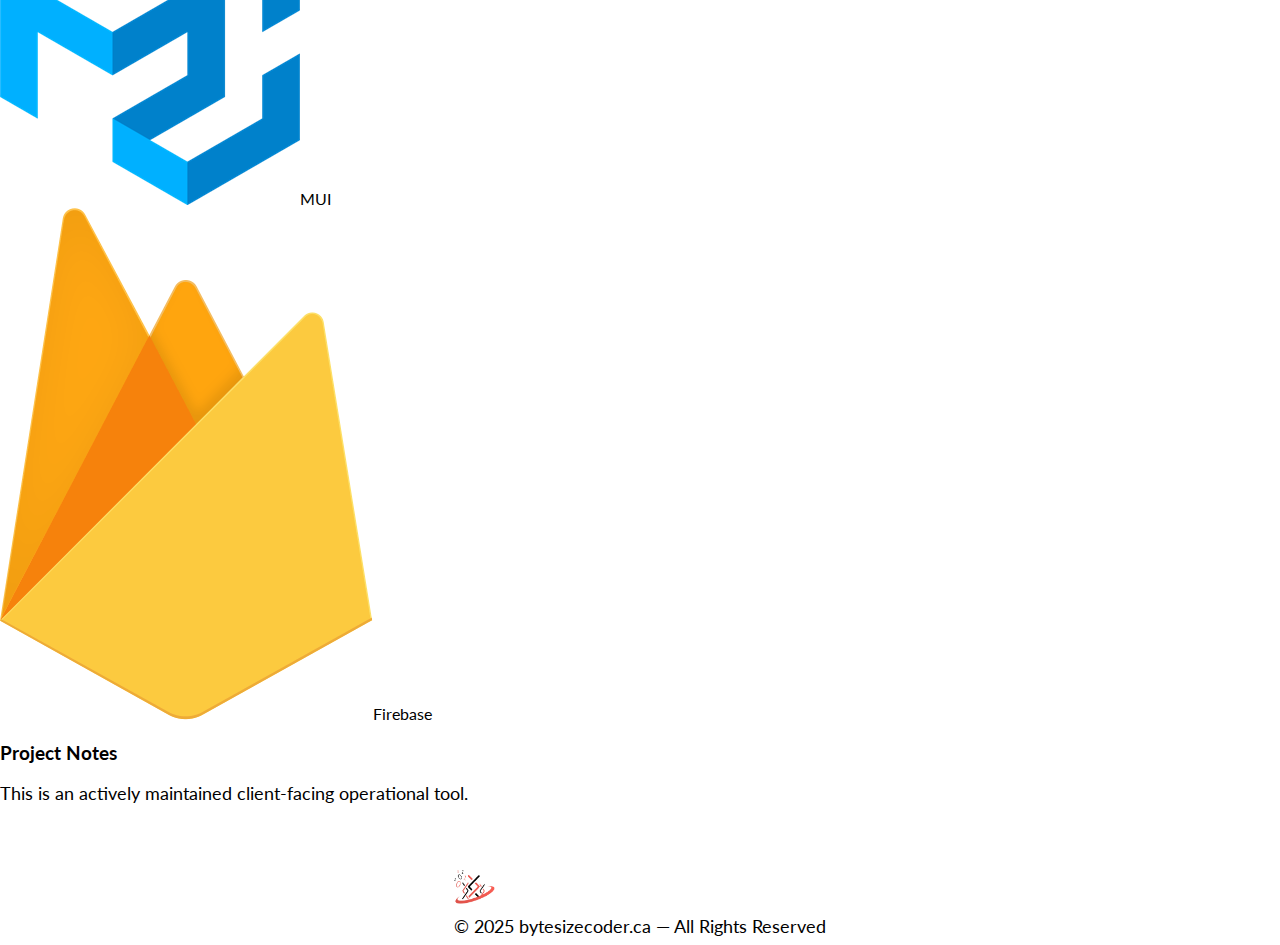
<file: projects/geodocs.html>
<!DOCTYPE html>
<html lang="en">
  <head>
    <meta charset="UTF-8" />
    <meta http-equiv="X-UA-Compatible" content="IE=edge" />
    <meta name="viewport" content="width=device-width, initial-scale=1.0" />
    <link rel="preconnect" href="https://fonts.googleapis.com" />
    <link rel="preconnect" href="https://fonts.gstatic.com" crossorigin />
    <link href="https://fonts.googleapis.com/css2?family=Lato:wght@300;400;700;900&display=swap" rel="stylesheet" />
    <link rel="icon" type="image/x-icon" href="/images/logo/bsc-logo-icon.png" />
    <link href="../styles/styles.css" rel="stylesheet" />
    <title>GeoDocs | Matthew Douglas</title>
  </head>
  <body class="project-page">
    <nav class="nav nav--minimal" id="main-nav">
      <a class="nav__brand" href="../index.html">
        <img src="../images/logo/bsc-logo-icon.png" height="42" alt="Byte Size Coder" />
      </a>
    </nav>

    <header class="project-hero">
      <img src="../images/webappdocs/geotabAddinApp.png" alt="GeoDocs" class="project-hero__img" />
      <div class="project-hero__overlay"></div>
      <div class="project-hero__content">
        <a href="../index.html#projects" class="project-hero__back">Back to Projects</a>
        <div class="project-hero__tags">
          <span class="project-tag tag--web">Web</span>
          <span class="project-tag tag--pro">Professional</span>
        </div>
        <h1 class="project-hero__title">GeoDocs</h1>
        <p class="project-hero__subtitle">
          Custom Geotab add-in for document management across drivers, vehicles, and trailers.
        </p>
      </div>
    </header>

    <main class="project-content">
      <div class="project-layout">
        <div class="project-main">
          <section class="project-section">
            <h2>Project Overview</h2>
            <p>
              GeoDocs is a specialized Geotab extension built to streamline operational document management
              workflows for transportation teams.
            </p>
            <p>
              The application supports role-based experiences, including administrative controls and a simplified
              read-only flow for drivers in the field.
            </p>
          </section>

          <section class="project-section">
            <h2>My Contributions</h2>
            <ul>
              <li>Designed and implemented a React-based Geotab add-in workflow architecture.</li>
              <li>Integrated role-specific permissions and UX paths for different user types.</li>
              <li>Built document tracking features spanning drivers, trailers, and vehicle entities.</li>
              <li>Maintained and iterated the product against active client operational needs.</li>
            </ul>
          </section>
        </div>

        <aside class="project-sidebar">
          <div class="sidebar-card">
            <h3>Tech Stack</h3>
            <div class="tech-stack">
              <div class="tech-item"><img src="../images/skill-logos/react.png" alt="React" /><span>React</span></div>
              <div class="tech-item"><img src="../images/skill-logos/javascript.png" alt="JavaScript" /><span>JavaScript</span></div>
              <div class="tech-item"><img src="../images/skill-logos/material-ui.png" alt="Material UI" /><span>MUI</span></div>
              <div class="tech-item"><img src="../images/skill-logos/firebase.png" alt="Firebase" /><span>Firebase</span></div>
            </div>
          </div>

          <div class="sidebar-card">
            <h3>Project Notes</h3>
            <p>This is an actively maintained client-facing operational tool.</p>
          </div>
        </aside>
      </div>
    </main>

    <footer>
      <div class="container footer__inner">
        <img src="../images/logo/bsc-logo-icon.png" height="36" alt="BSC" />
        <p>&copy; 2025 bytesizecoder.ca &mdash; All Rights Reserved</p>
      </div>
    </footer>

    <script src="../scripts/main.js"></script>
  </body>
</html>
</file>
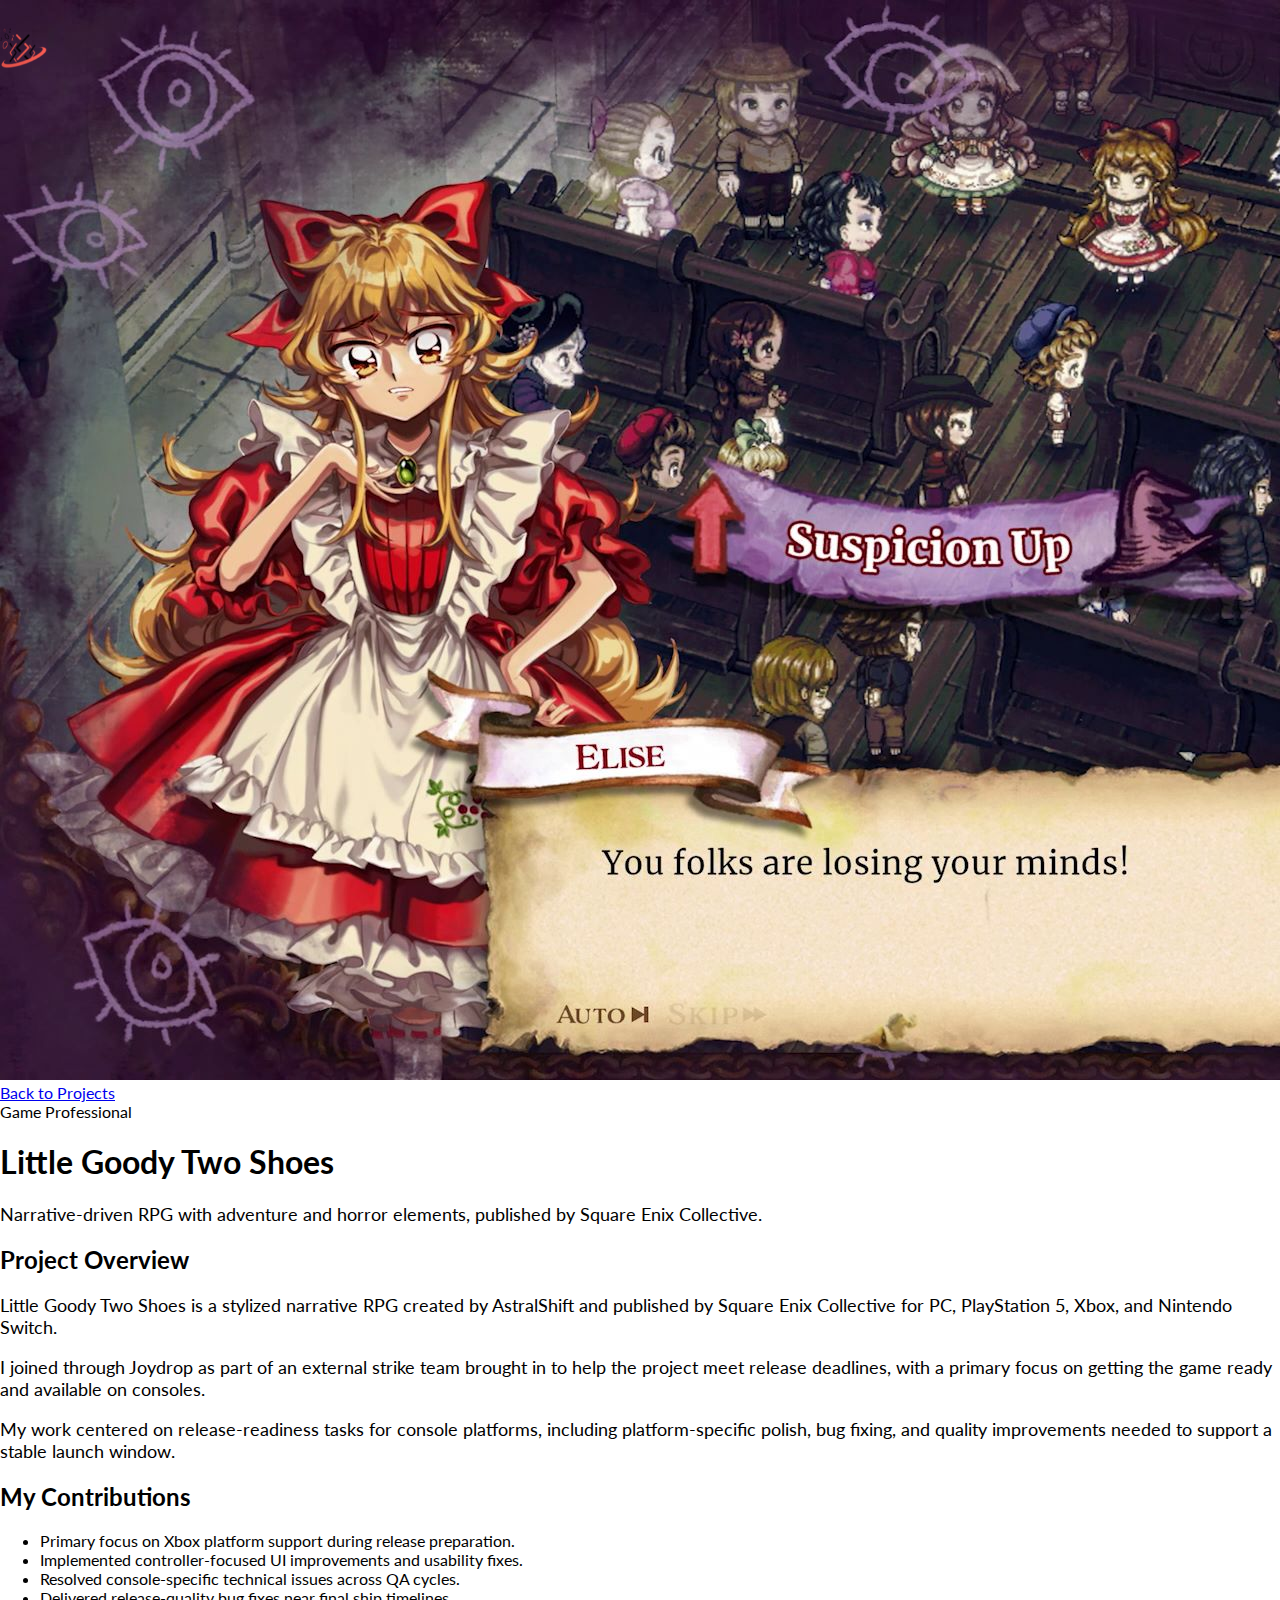
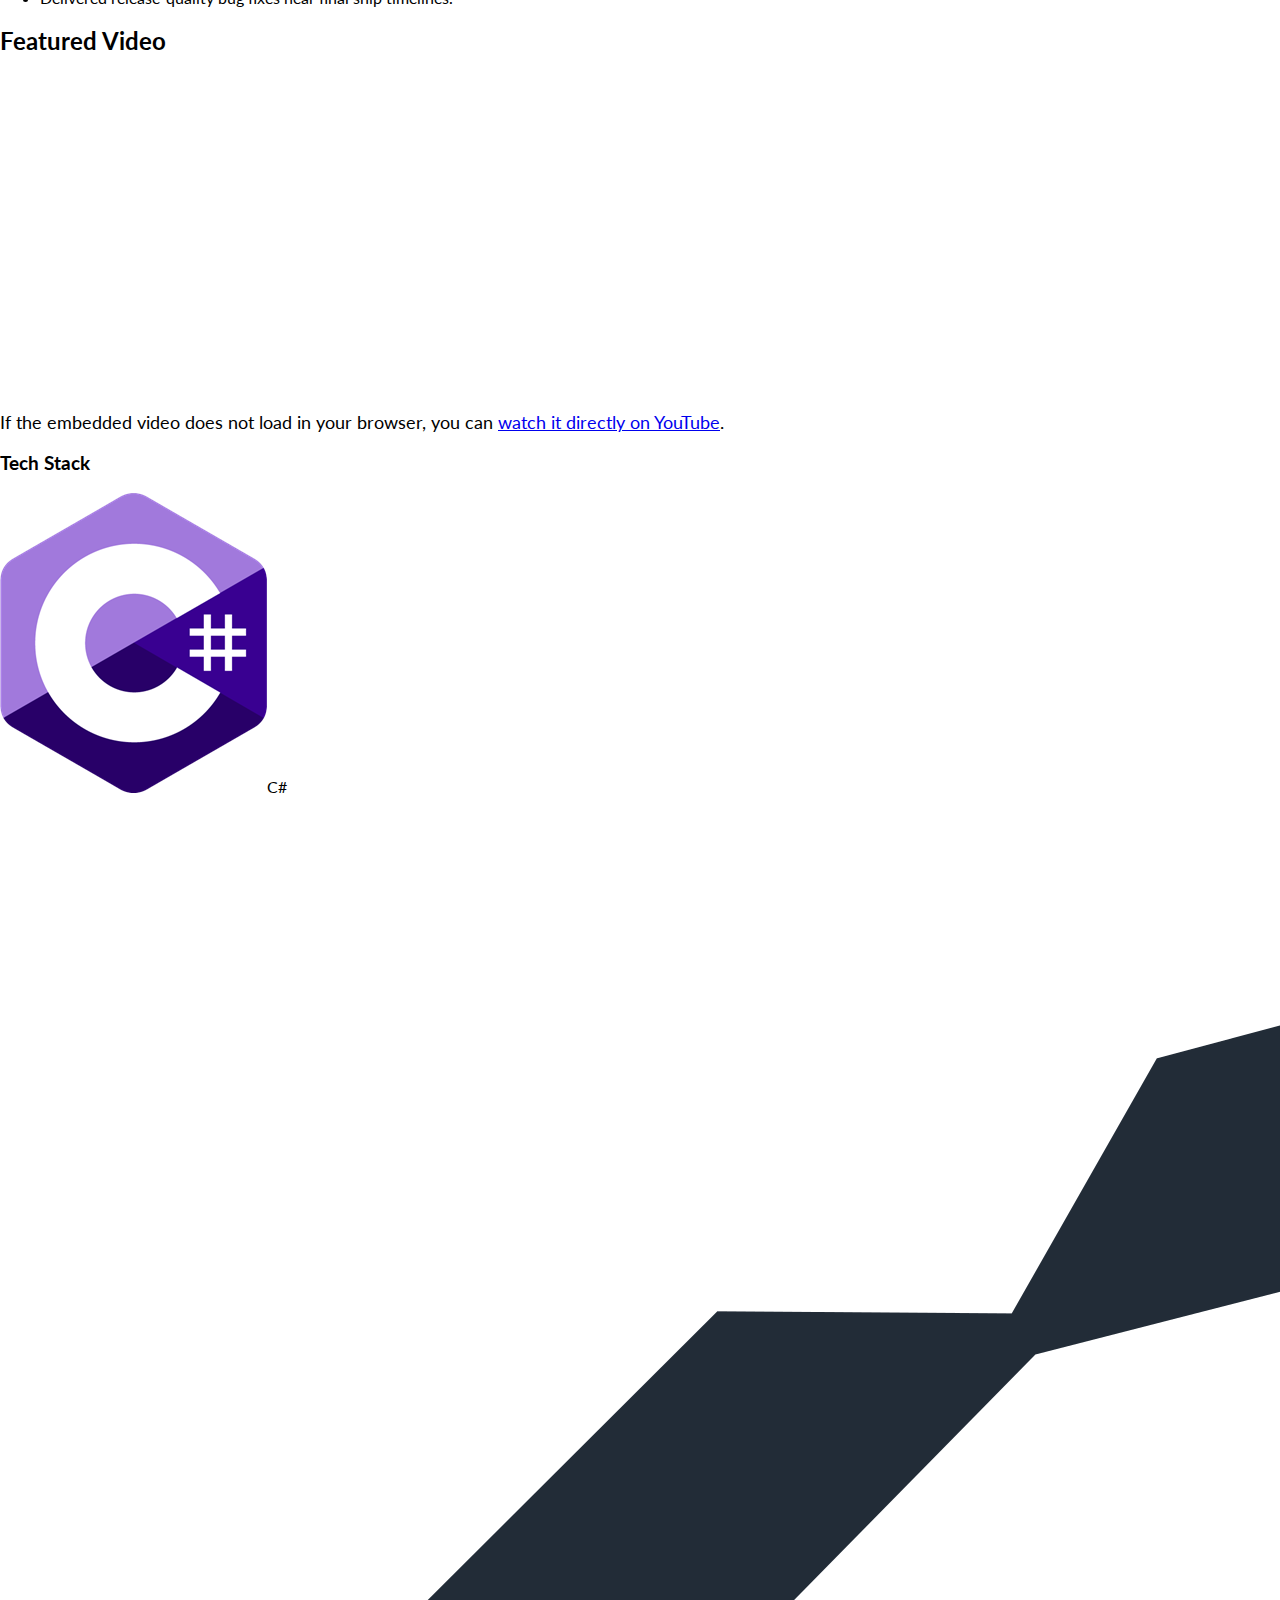
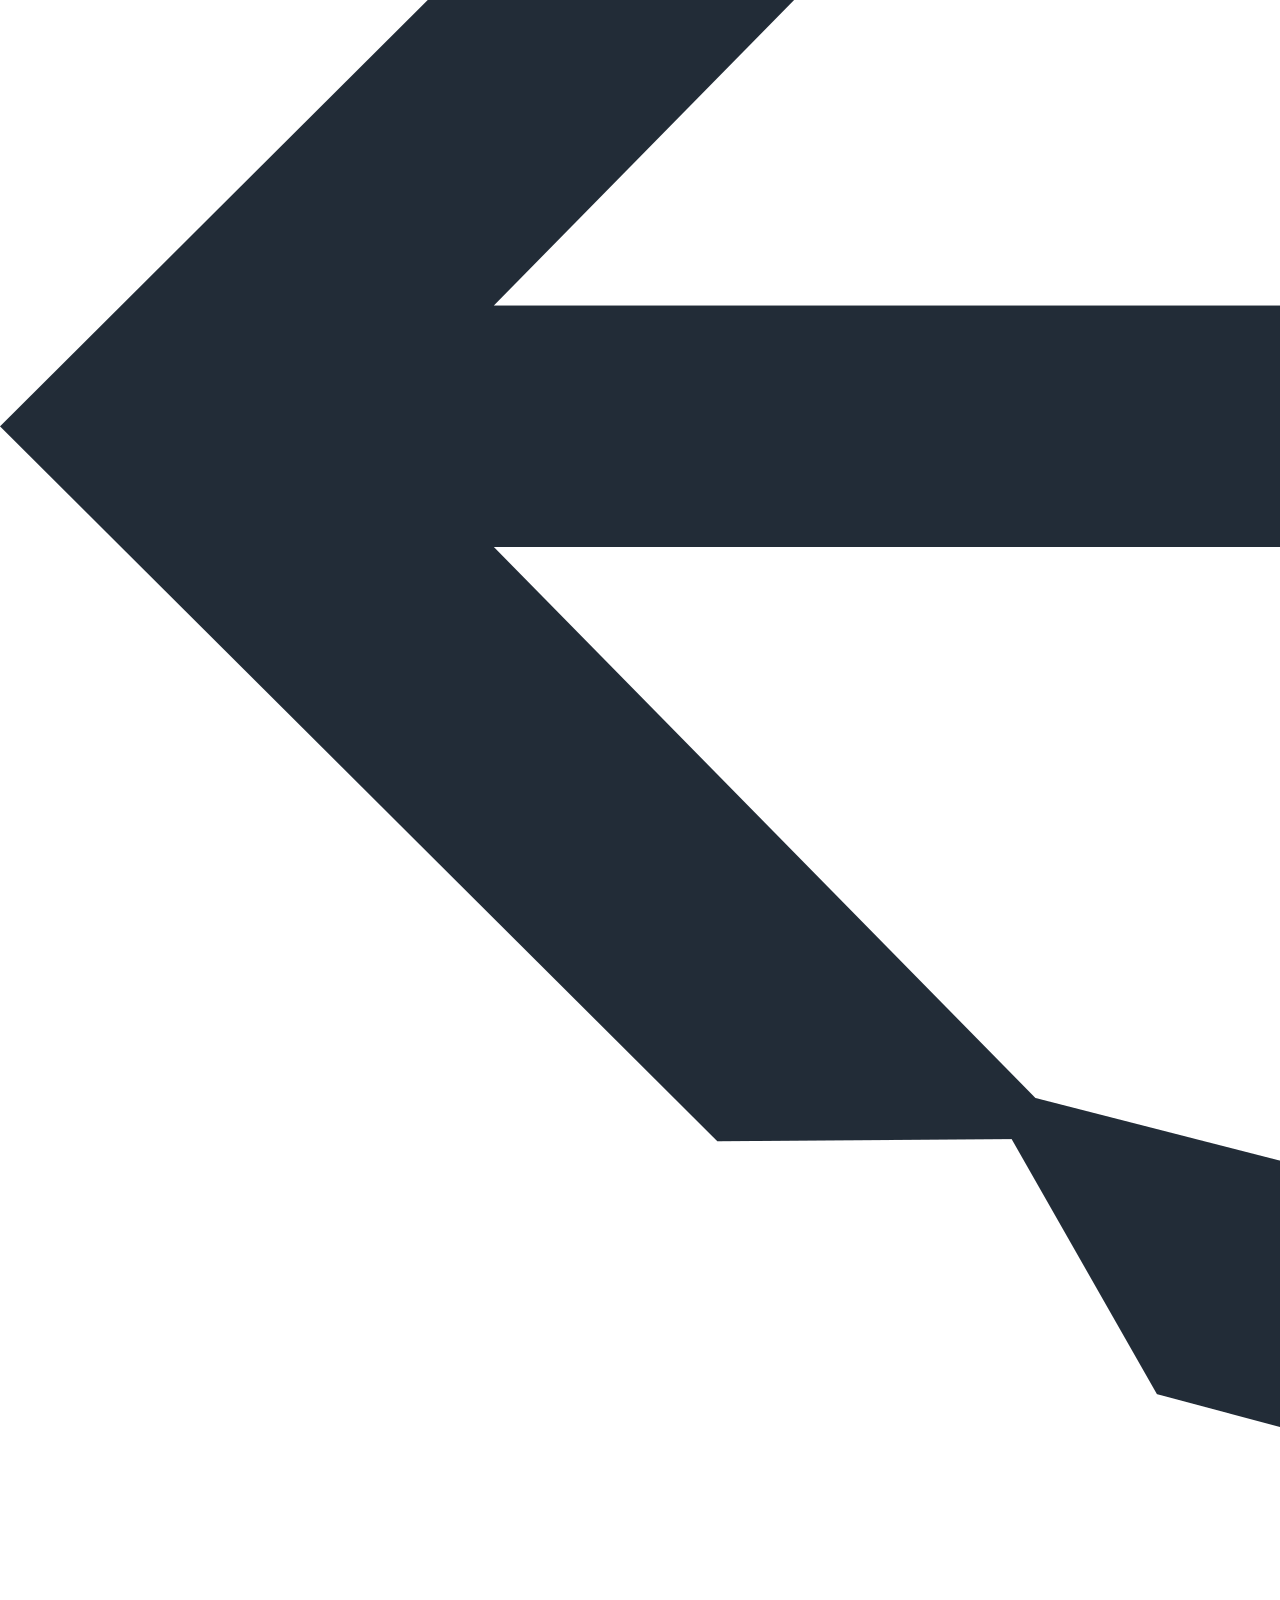
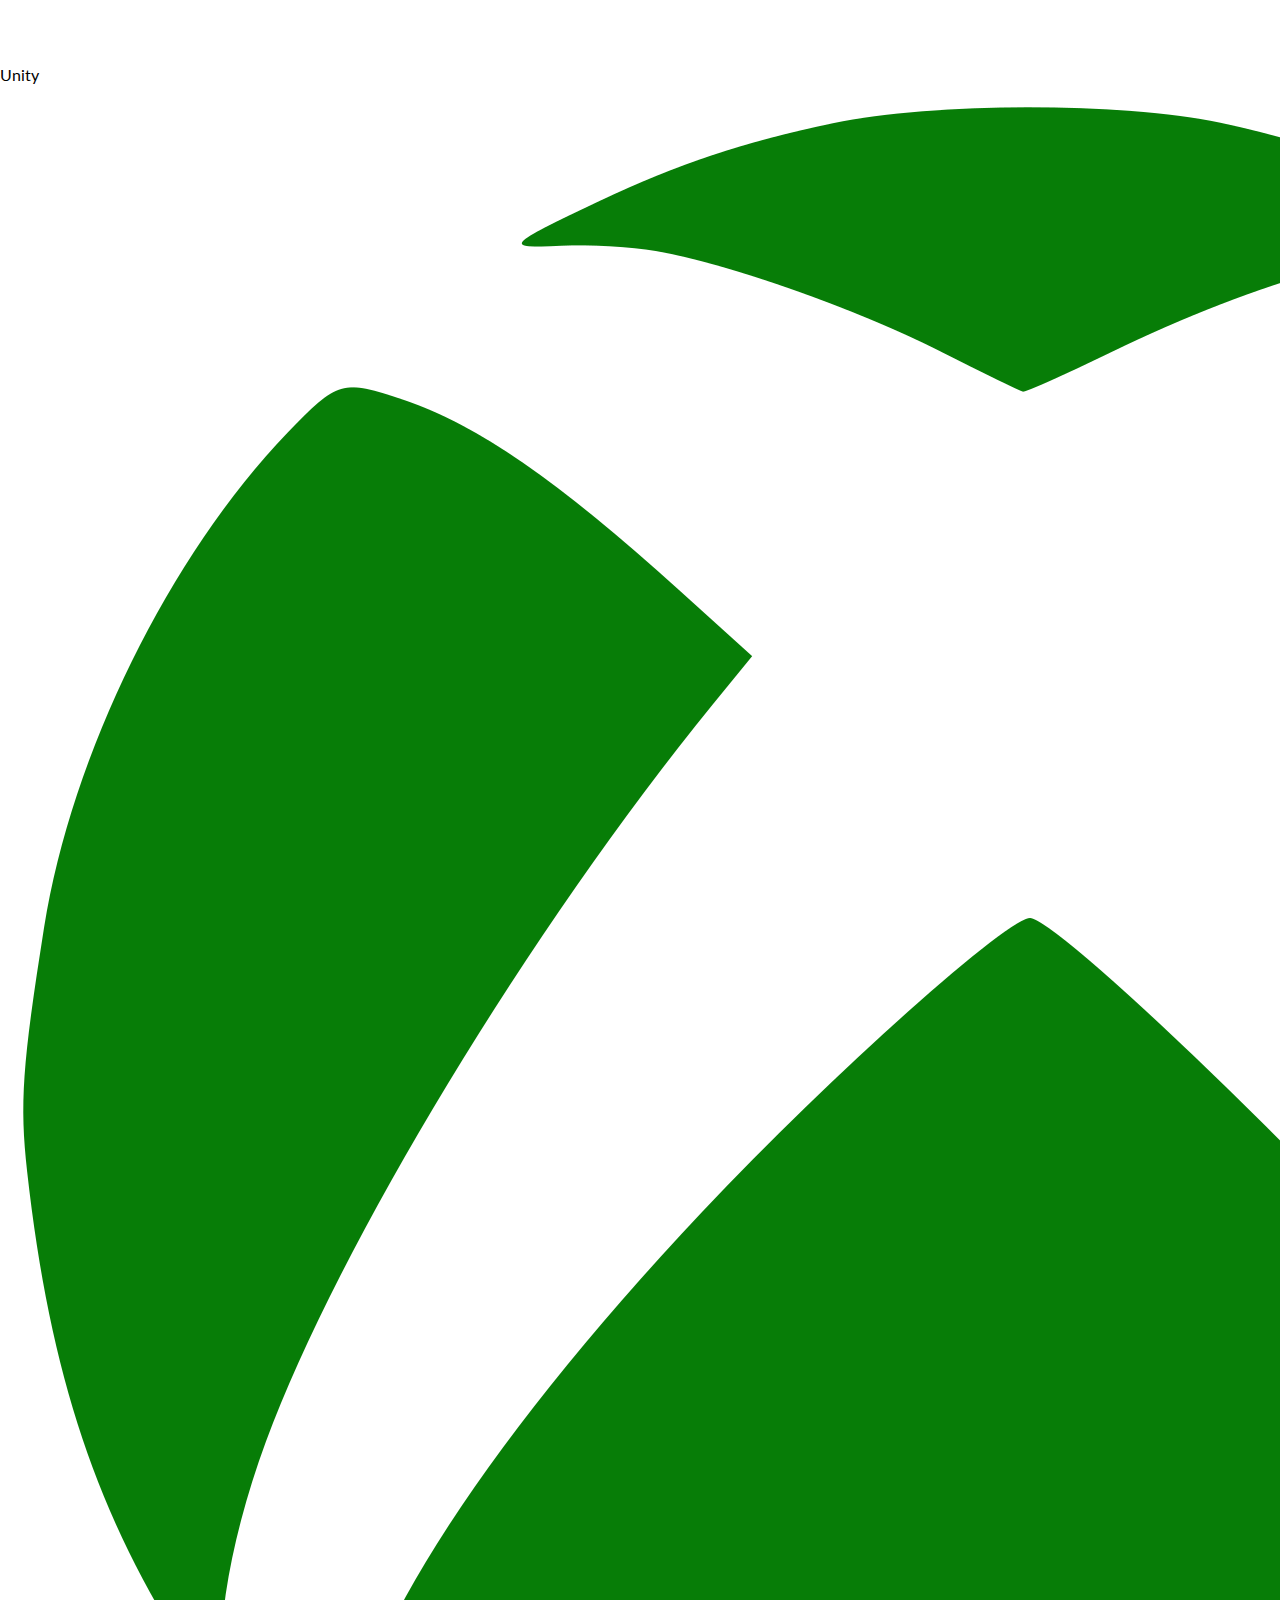
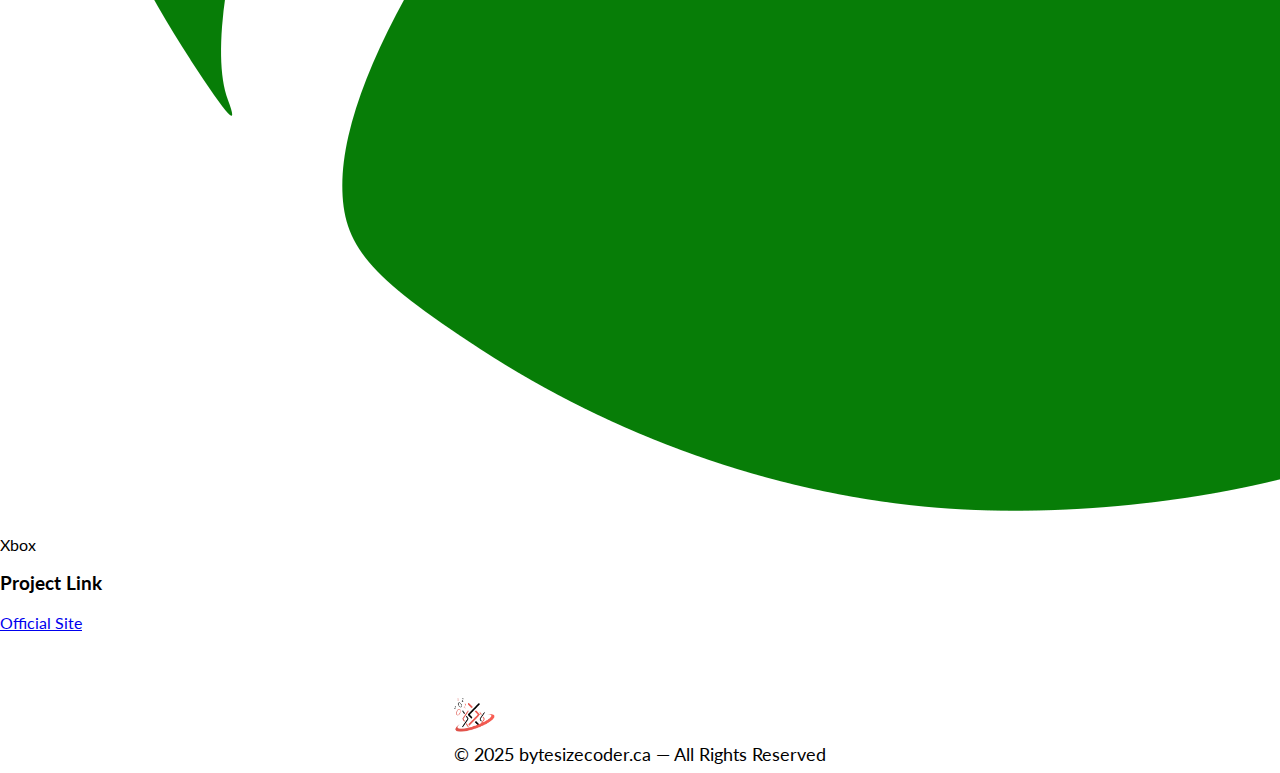
<file: projects/little-goody-two-shoes.html>
<!DOCTYPE html>
<html lang="en">
  <head>
    <meta charset="UTF-8" />
    <meta http-equiv="X-UA-Compatible" content="IE=edge" />
    <meta name="viewport" content="width=device-width, initial-scale=1.0" />
    <link rel="preconnect" href="https://fonts.googleapis.com" />
    <link rel="preconnect" href="https://fonts.gstatic.com" crossorigin />
    <link href="https://fonts.googleapis.com/css2?family=Lato:wght@300;400;700;900&display=swap" rel="stylesheet" />
    <link rel="icon" type="image/x-icon" href="/images/logo/bsc-logo-icon.png" />
    <link href="../styles/styles.css" rel="stylesheet" />
    <title>Little Goody Two Shoes | Matthew Douglas</title>
  </head>
  <body class="project-page">
    <nav class="nav nav--minimal" id="main-nav">
      <a class="nav__brand" href="../index.html">
        <img src="../images/logo/bsc-logo-icon.png" height="42" alt="Byte Size Coder" />
      </a>
    </nav>

    <header class="project-hero">
      <img src="../images/lgts/lgts-screen.jpg" alt="Little Goody Two Shoes" class="project-hero__img" />
      <div class="project-hero__overlay"></div>
      <div class="project-hero__content">
        <a href="../index.html#projects" class="project-hero__back">Back to Projects</a>
        <div class="project-hero__tags">
          <span class="project-tag tag--game">Game</span>
          <span class="project-tag tag--pro">Professional</span>
        </div>
        <h1 class="project-hero__title">Little Goody Two Shoes</h1>
        <p class="project-hero__subtitle">
          Narrative-driven RPG with adventure and horror elements, published by Square Enix Collective.
        </p>
      </div>
    </header>

    <main class="project-content">
      <div class="project-layout">
        <div class="project-main">
          <section class="project-section">
            <h2>Project Overview</h2>
            <p>
              Little Goody Two Shoes is a stylized narrative RPG created by AstralShift and published by
              Square Enix Collective for PC, PlayStation 5, Xbox, and Nintendo Switch.
            </p>
            <p>
              I joined through Joydrop as part of an external strike team brought in to help the project meet release deadlines,
              with a primary focus on getting the game ready and available on consoles.
            </p>
            <p>
              My work centered on release-readiness tasks for console platforms, including platform-specific polish, bug fixing,
              and quality improvements needed to support a stable launch window.
            </p>
          </section>

          <section class="project-section">
            <h2>My Contributions</h2>
            <ul>
              <li>Primary focus on Xbox platform support during release preparation.</li>
              <li>Implemented controller-focused UI improvements and usability fixes.</li>
              <li>Resolved console-specific technical issues across QA cycles.</li>
              <li>Delivered release-quality bug fixes near final ship timelines.</li>
            </ul>
          </section>

          <section class="project-section">
            <h2>Featured Video</h2>
            <div class="project-video">
              <iframe width="560" height="315" src="https://www.youtube-nocookie.com/embed/VQb3TqUFeE8?si=1WkABWry9UHbIxY6" title="YouTube video player" frameborder="0" allow="accelerometer; autoplay; clipboard-write; encrypted-media; gyroscope; picture-in-picture; web-share" referrerpolicy="strict-origin-when-cross-origin" allowfullscreen></iframe>
            </div>
            <p>
              If the embedded video does not load in your browser, you can
              <a href="https://www.youtube.com/watch?v=7zJnQvDRzO0" target="_blank" rel="noopener noreferrer">watch it directly on YouTube</a>.
            </p>
          </section>
        </div>

        <aside class="project-sidebar">
          <div class="sidebar-card">
            <h3>Tech Stack</h3>
            <div class="tech-stack">
              <div class="tech-item"><img src="../images/skill-logos/csharp.png" alt="C#" /><span>C#</span></div>
              <div class="tech-item"><img src="../images/skill-logos/unity.png" alt="Unity" /><span>Unity</span></div>
              <div class="tech-item"><img src="../images/skill-logos/xbox.png" alt="Xbox" /><span>Xbox</span></div>
            </div>
          </div>

          <div class="sidebar-card">
            <h3>Project Link</h3>
            <div class="project-actions">
              <a href="https://little-goody-two-shoes.square-enix-games.com/en-us/" target="_blank" class="btn-primary">Official Site</a>
            </div>
          </div>
        </aside>
      </div>
    </main>

    <footer>
      <div class="container footer__inner">
        <img src="../images/logo/bsc-logo-icon.png" height="36" alt="BSC" />
        <p>&copy; 2025 bytesizecoder.ca &mdash; All Rights Reserved</p>
      </div>
    </footer>

    <script src="../scripts/main.js"></script>
  </body>
</html>
</file>
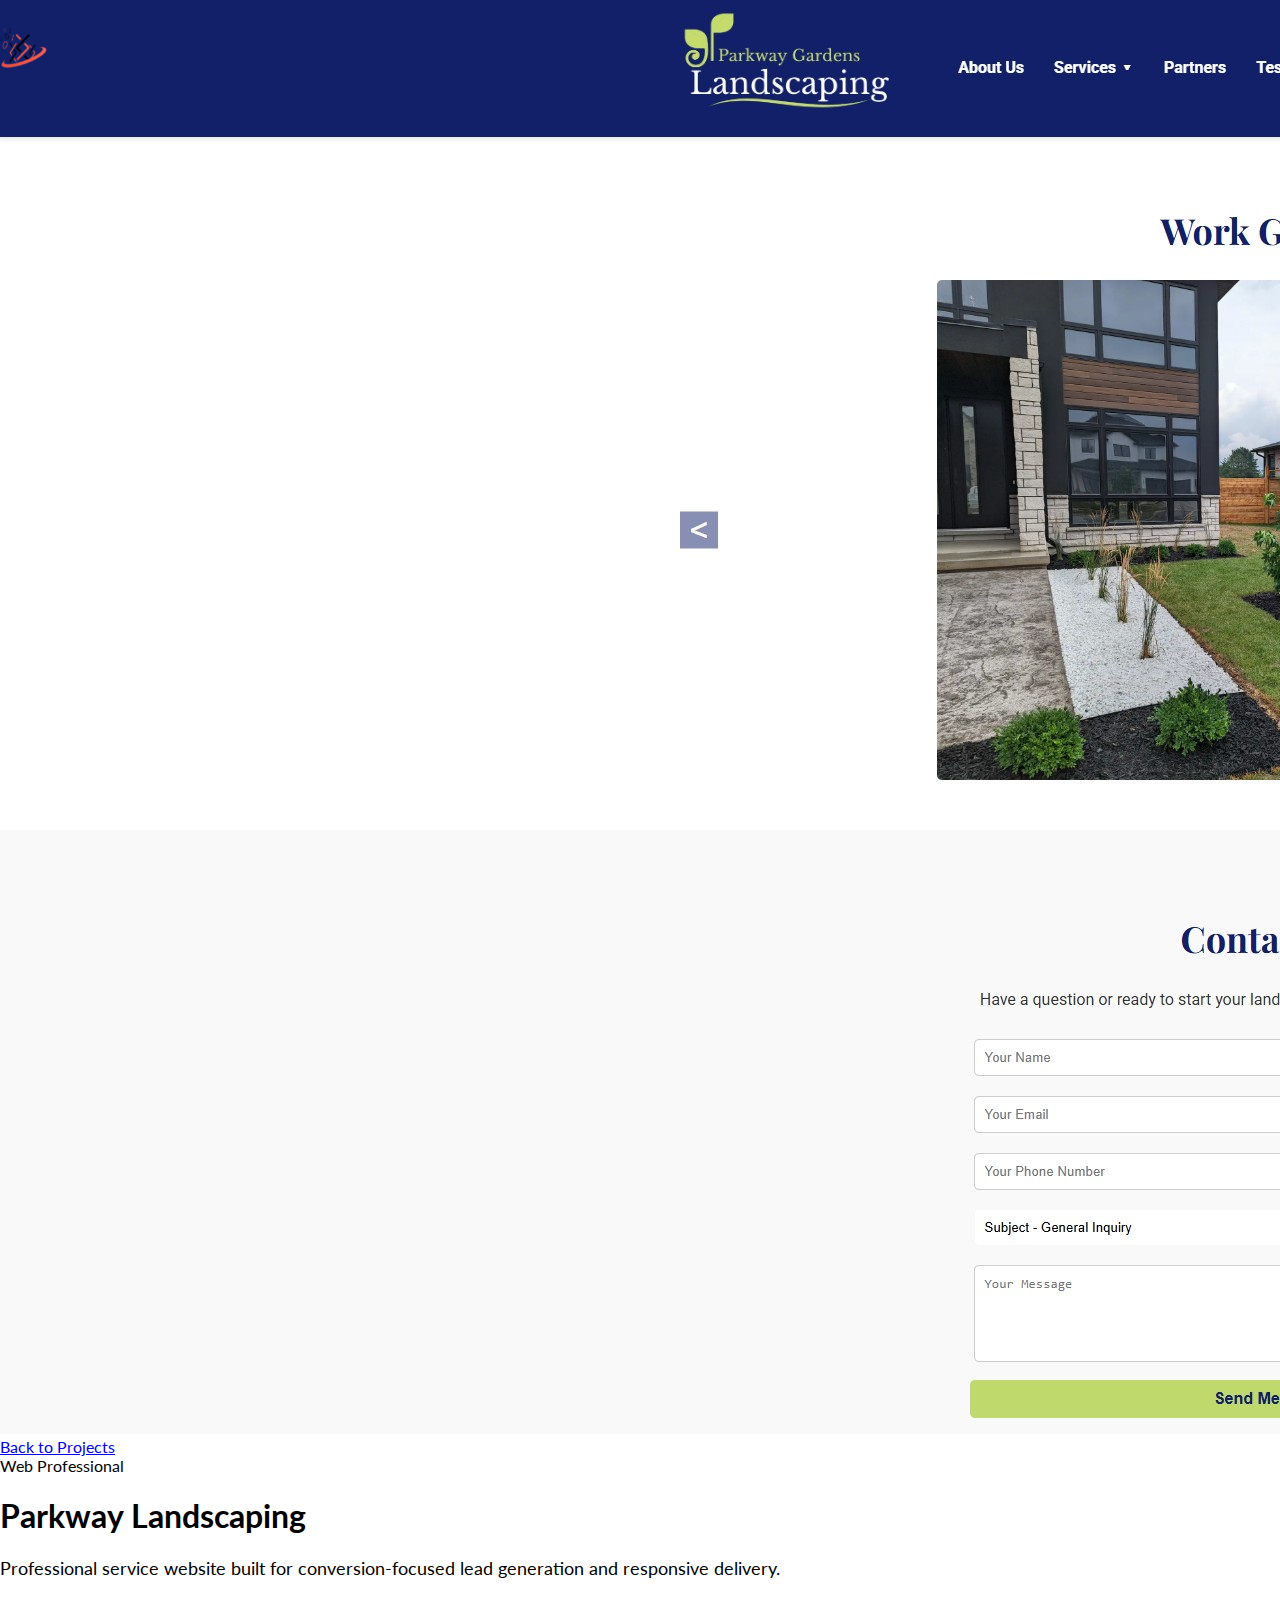
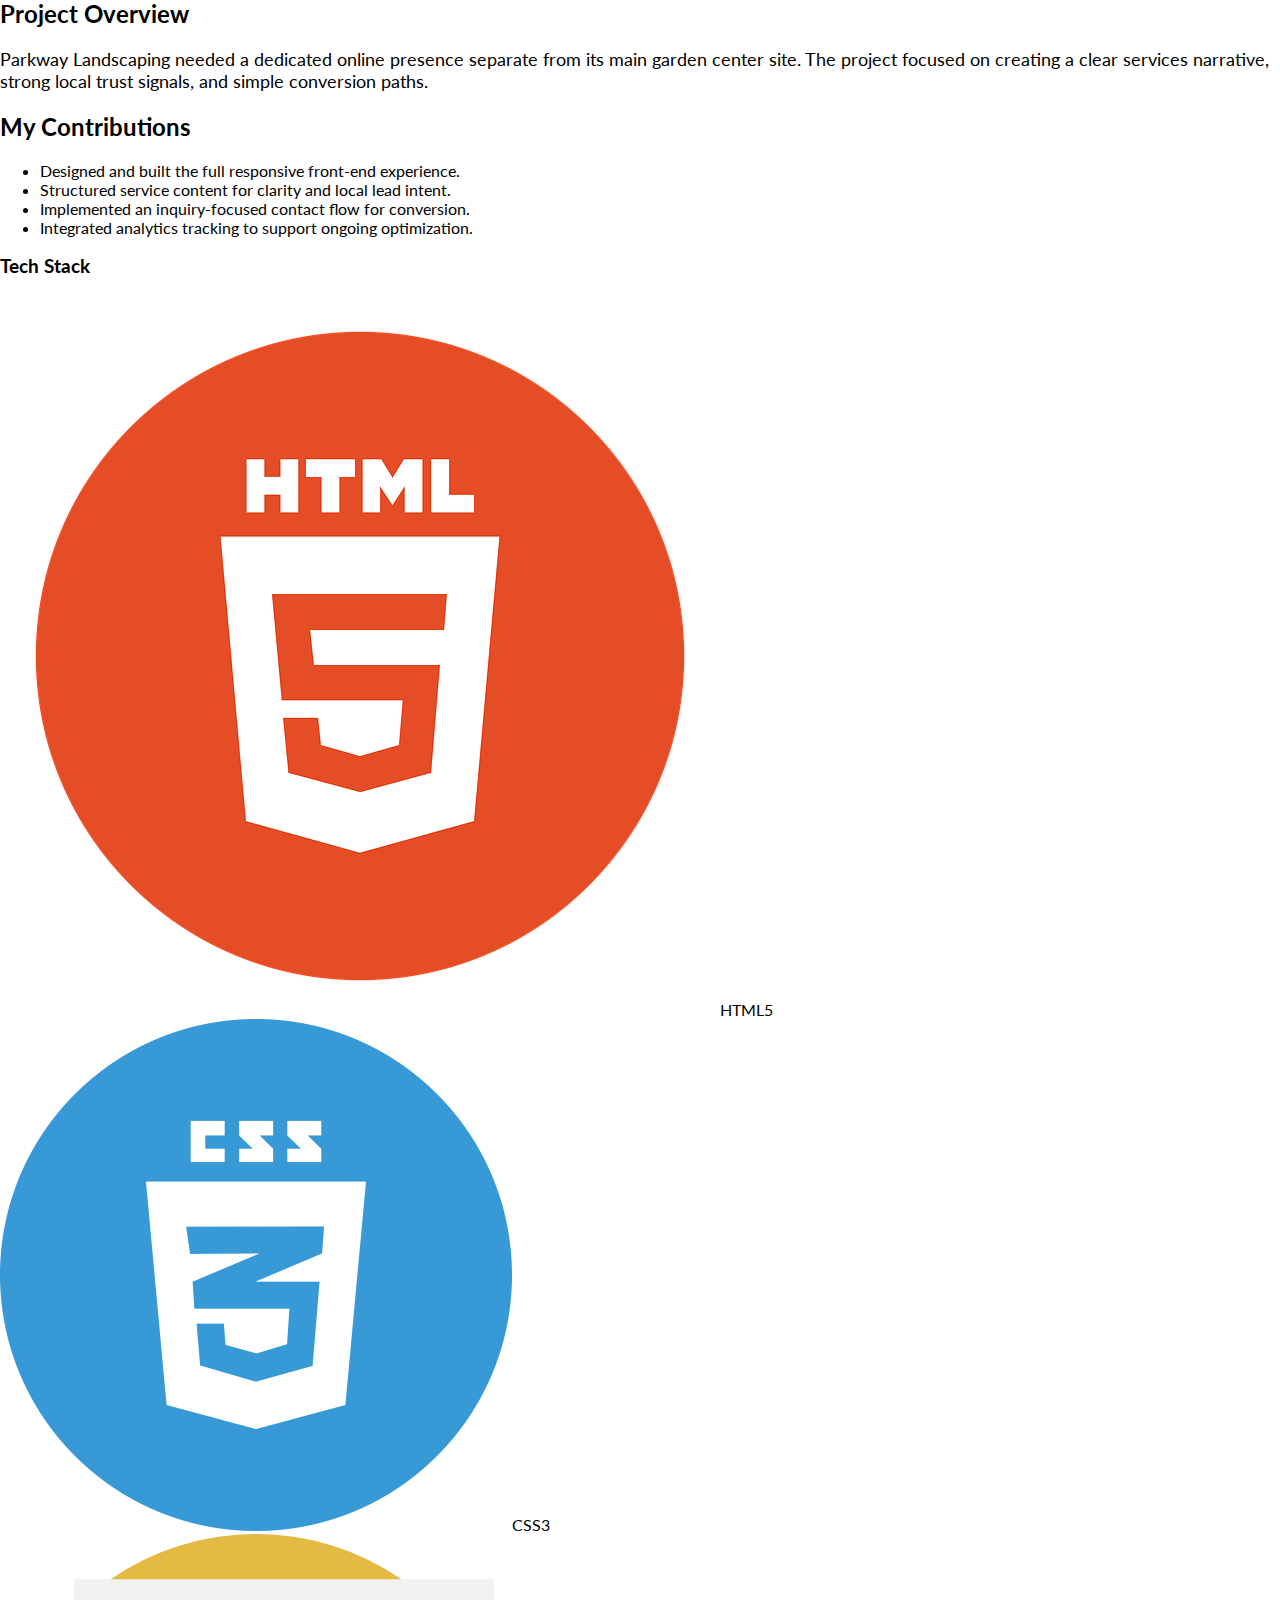
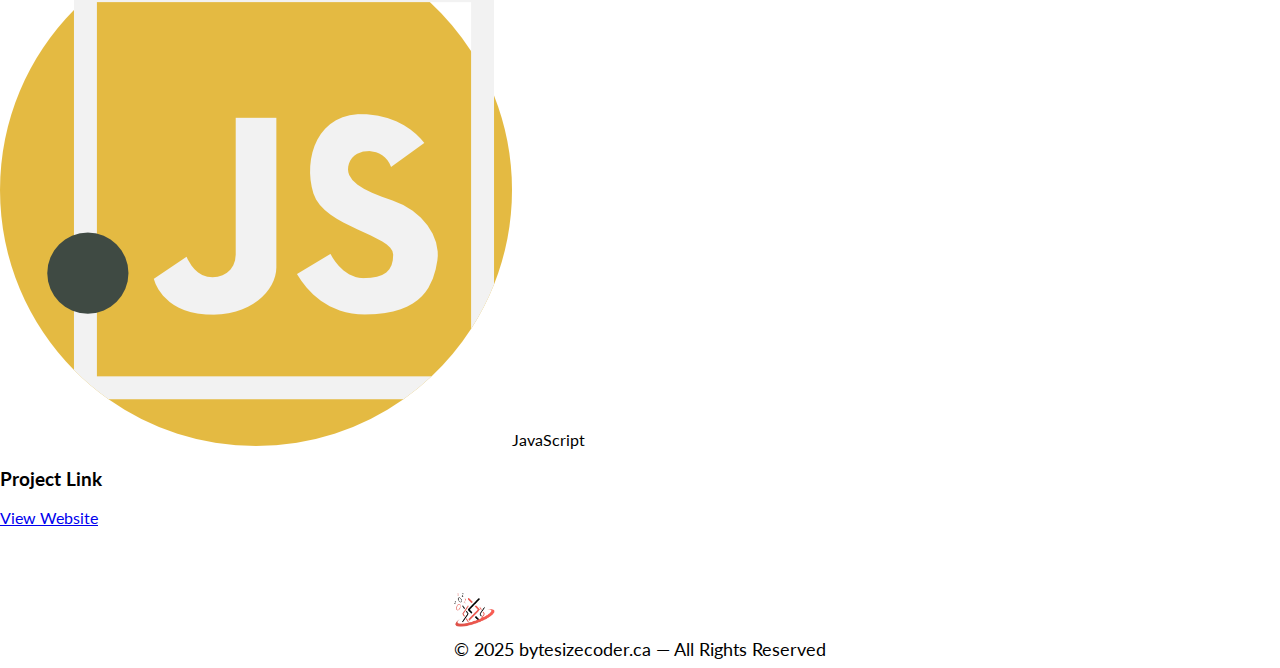
<file: projects/parkway-landscaping.html>
<!DOCTYPE html>
<html lang="en">
  <head>
    <meta charset="UTF-8" />
    <meta http-equiv="X-UA-Compatible" content="IE=edge" />
    <meta name="viewport" content="width=device-width, initial-scale=1.0" />
    <link rel="preconnect" href="https://fonts.googleapis.com" />
    <link rel="preconnect" href="https://fonts.gstatic.com" crossorigin />
    <link href="https://fonts.googleapis.com/css2?family=Lato:wght@300;400;700;900&display=swap" rel="stylesheet" />
    <link rel="icon" type="image/x-icon" href="/images/logo/bsc-logo-icon.png" />
    <link href="../styles/styles.css" rel="stylesheet" />
    <title>Parkway Landscaping | Matthew Douglas</title>
  </head>
  <body class="project-page">
    <nav class="nav nav--minimal" id="main-nav">
      <a class="nav__brand" href="../index.html">
        <img src="../images/logo/bsc-logo-icon.png" height="42" alt="Byte Size Coder" />
      </a>
    </nav>

    <header class="project-hero">
      <img src="../images/websites/parkwaywebsite.jpg" alt="Parkway Landscaping" class="project-hero__img" />
      <div class="project-hero__overlay"></div>
      <div class="project-hero__content">
        <a href="../index.html#projects" class="project-hero__back">Back to Projects</a>
        <div class="project-hero__tags">
          <span class="project-tag tag--web">Web</span>
          <span class="project-tag tag--pro">Professional</span>
        </div>
        <h1 class="project-hero__title">Parkway Landscaping</h1>
        <p class="project-hero__subtitle">
          Professional service website built for conversion-focused lead generation and responsive delivery.
        </p>
      </div>
    </header>

    <main class="project-content">
      <div class="project-layout">
        <div class="project-main">
          <section class="project-section">
            <h2>Project Overview</h2>
            <p>
              Parkway Landscaping needed a dedicated online presence separate from its main garden center site.
              The project focused on creating a clear services narrative, strong local trust signals, and simple conversion paths.
            </p>
          </section>

          <section class="project-section">
            <h2>My Contributions</h2>
            <ul>
              <li>Designed and built the full responsive front-end experience.</li>
              <li>Structured service content for clarity and local lead intent.</li>
              <li>Implemented an inquiry-focused contact flow for conversion.</li>
              <li>Integrated analytics tracking to support ongoing optimization.</li>
            </ul>
          </section>
        </div>

        <aside class="project-sidebar">
          <div class="sidebar-card">
            <h3>Tech Stack</h3>
            <div class="tech-stack">
              <div class="tech-item"><img src="../images/skill-logos/html5.png" alt="HTML5" /><span>HTML5</span></div>
              <div class="tech-item"><img src="../images/skill-logos/css3.png" alt="CSS3" /><span>CSS3</span></div>
              <div class="tech-item"><img src="../images/skill-logos/javascript.png" alt="JavaScript" /><span>JavaScript</span></div>
            </div>
          </div>

          <div class="sidebar-card">
            <h3>Project Link</h3>
            <div class="project-actions">
              <a href="https://www.pglandscaping.ca/index.html" target="_blank" rel="noopener noreferrer" class="btn-primary">View Website</a>
            </div>
          </div>
        </aside>
      </div>
    </main>

    <footer>
      <div class="container footer__inner">
        <img src="../images/logo/bsc-logo-icon.png" height="36" alt="BSC" />
        <p>&copy; 2025 bytesizecoder.ca &mdash; All Rights Reserved</p>
      </div>
    </footer>

    <script src="../scripts/main.js"></script>
  </body>
</html>
</file>
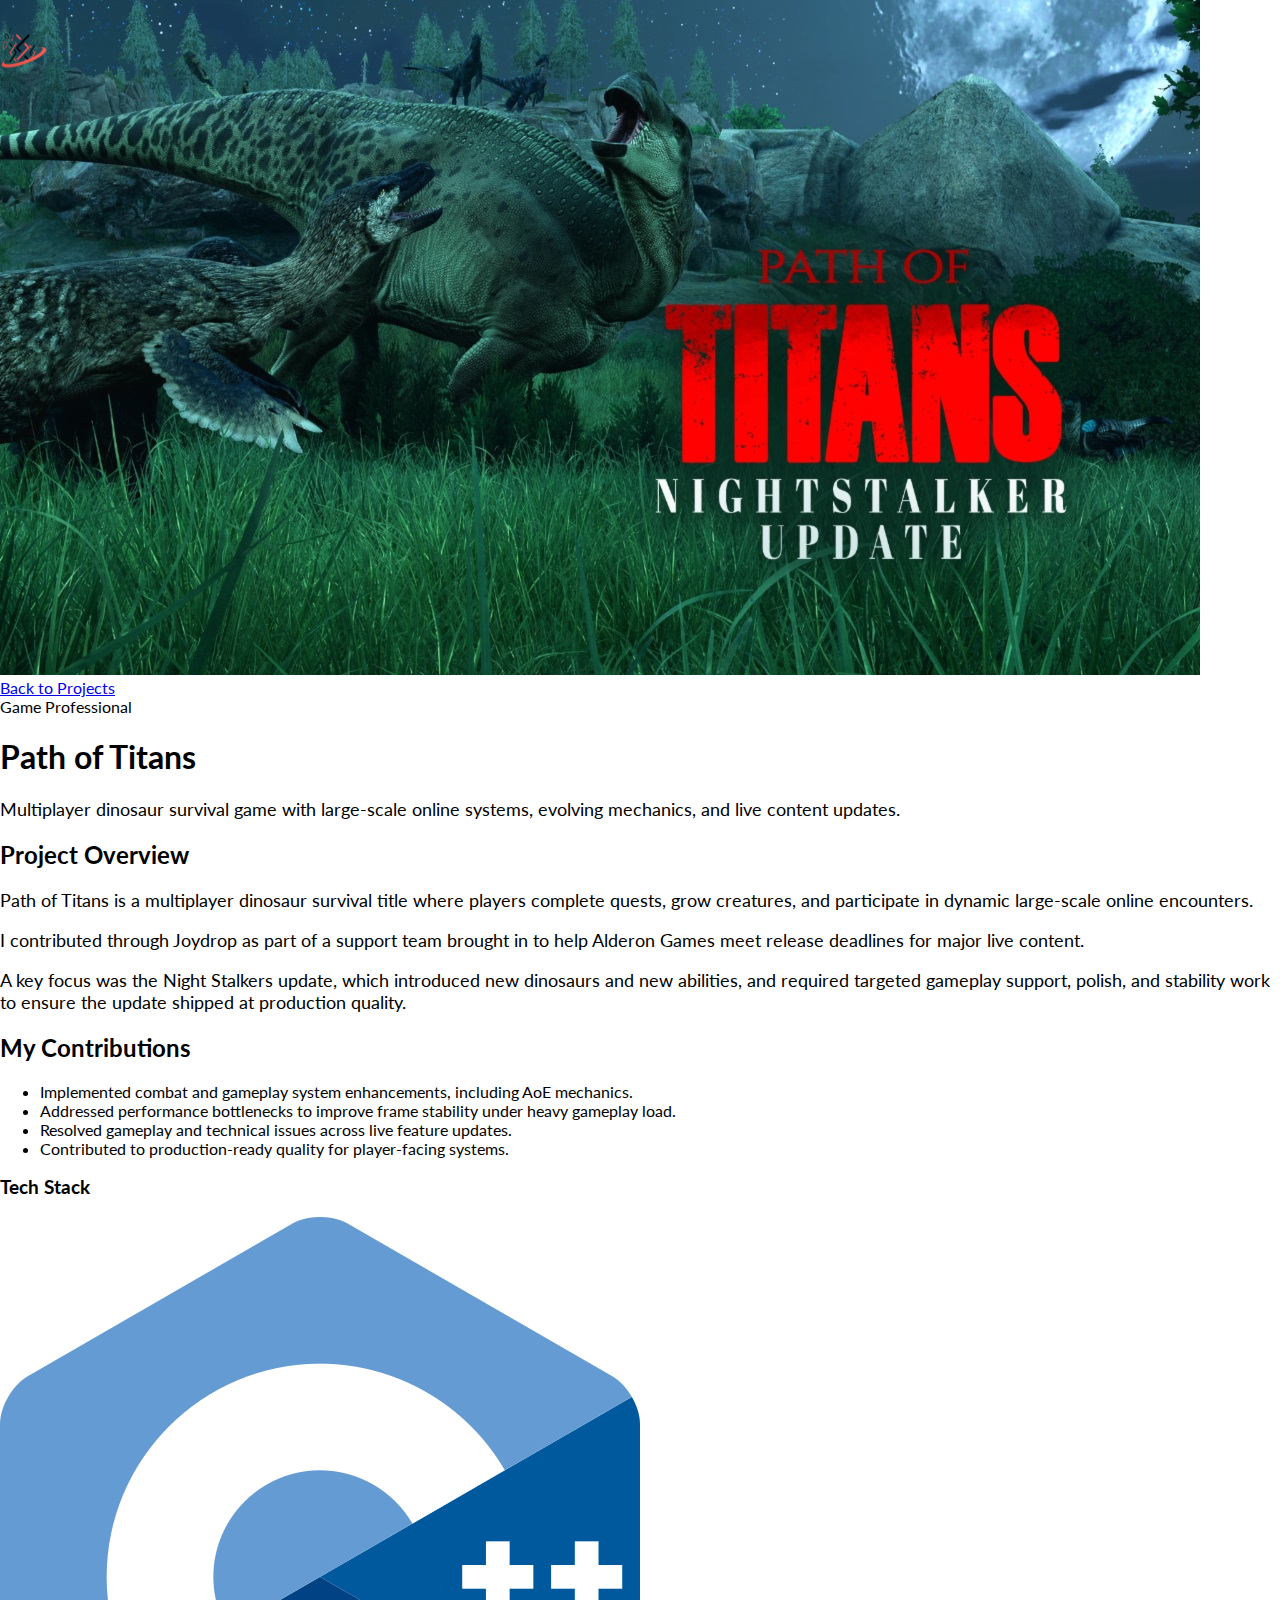
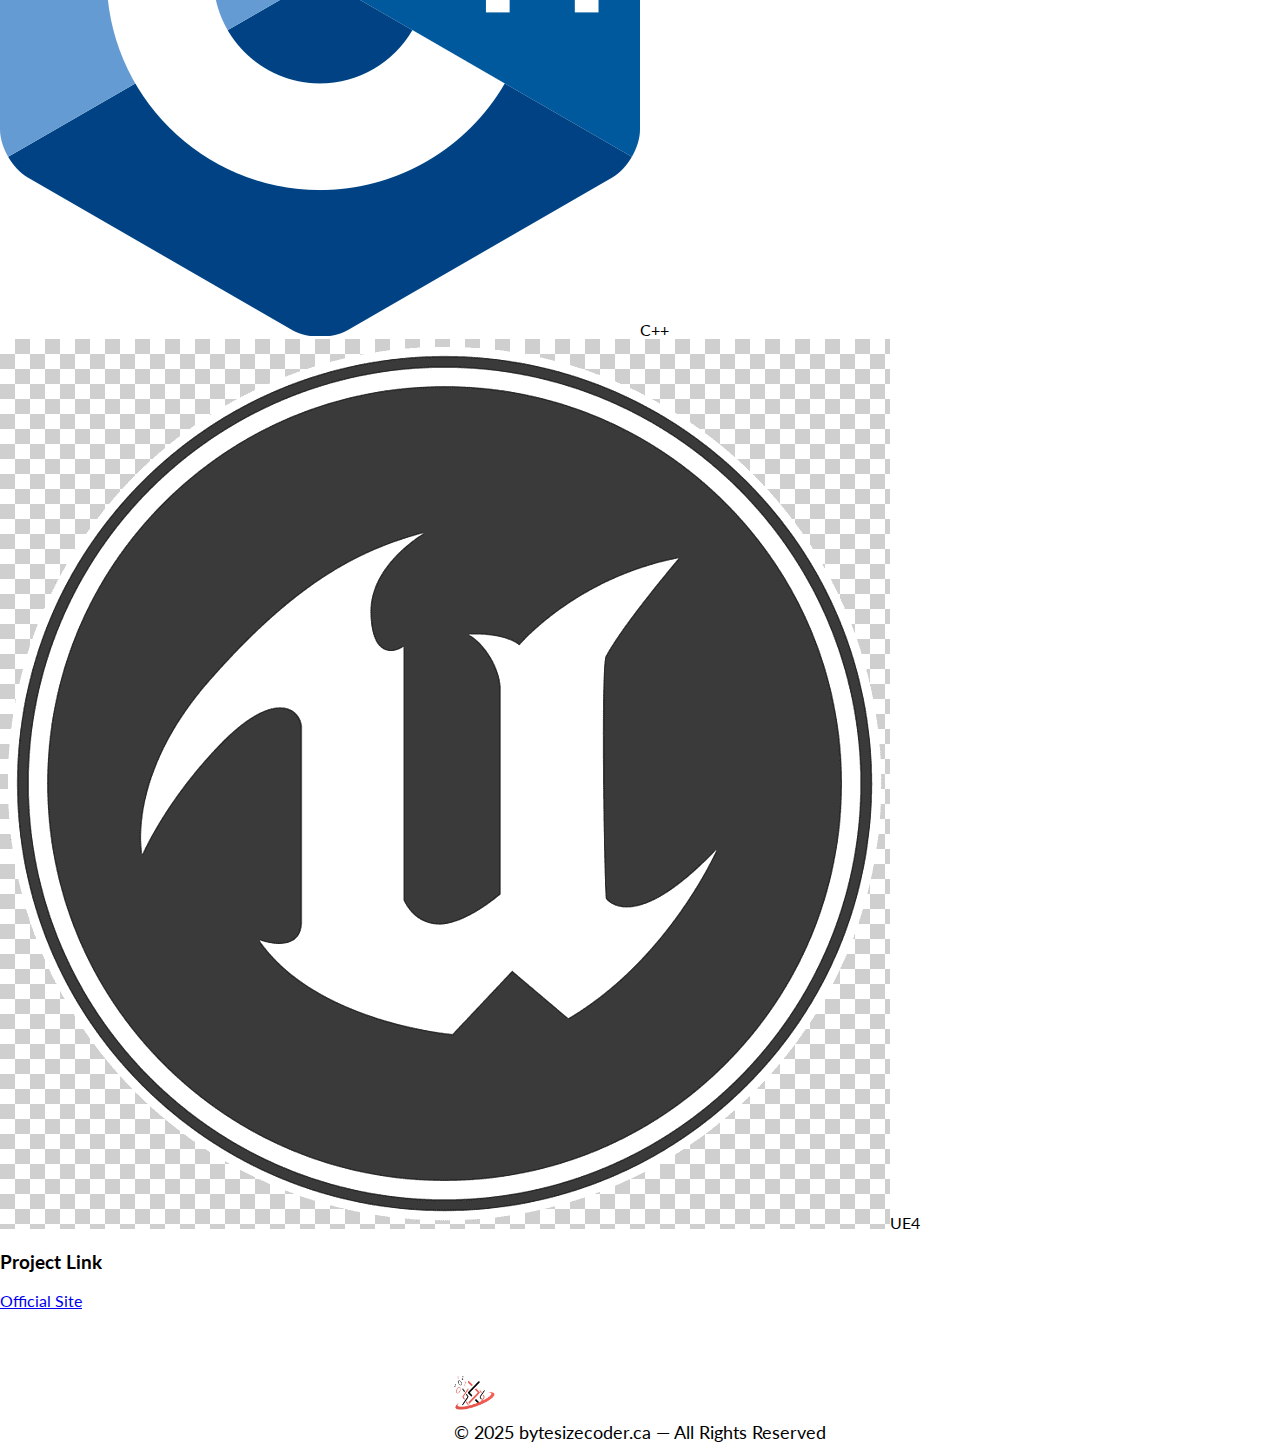
<file: projects/path-of-titans.html>
<!DOCTYPE html>
<html lang="en">
  <head>
    <meta charset="UTF-8" />
    <meta http-equiv="X-UA-Compatible" content="IE=edge" />
    <meta name="viewport" content="width=device-width, initial-scale=1.0" />
    <link rel="preconnect" href="https://fonts.googleapis.com" />
    <link rel="preconnect" href="https://fonts.gstatic.com" crossorigin />
    <link href="https://fonts.googleapis.com/css2?family=Lato:wght@300;400;700;900&display=swap" rel="stylesheet" />
    <link rel="icon" type="image/x-icon" href="/images/logo/bsc-logo-icon.png" />
    <link href="../styles/styles.css" rel="stylesheet" />
    <title>Path of Titans | Matthew Douglas</title>
  </head>
  <body class="project-page">
    <nav class="nav nav--minimal" id="main-nav">
      <a class="nav__brand" href="../index.html">
        <img src="../images/logo/bsc-logo-icon.png" height="42" alt="Byte Size Coder" />
      </a>
    </nav>

    <header class="project-hero">
      <img src="../images/pot/pot.jpg" alt="Path of Titans" class="project-hero__img" />
      <div class="project-hero__overlay"></div>
      <div class="project-hero__content">
        <a href="../index.html#projects" class="project-hero__back">Back to Projects</a>
        <div class="project-hero__tags">
          <span class="project-tag tag--game">Game</span>
          <span class="project-tag tag--pro">Professional</span>
        </div>
        <h1 class="project-hero__title">Path of Titans</h1>
        <p class="project-hero__subtitle">
          Multiplayer dinosaur survival game with large-scale online systems, evolving mechanics, and live content updates.
        </p>
      </div>
    </header>

    <main class="project-content">
      <div class="project-layout">
        <div class="project-main">
          <section class="project-section">
            <h2>Project Overview</h2>
            <p>
              Path of Titans is a multiplayer dinosaur survival title where players complete quests,
              grow creatures, and participate in dynamic large-scale online encounters.
            </p>
            <p>
              I contributed through Joydrop as part of a support team brought in to help Alderon Games meet release deadlines
              for major live content.
            </p>
            <p>
              A key focus was the Night Stalkers update, which introduced new dinosaurs and new abilities, and required targeted
              gameplay support, polish, and stability work to ensure the update shipped at production quality.
            </p>
          </section>

          <section class="project-section">
            <h2>My Contributions</h2>
            <ul>
              <li>Implemented combat and gameplay system enhancements, including AoE mechanics.</li>
              <li>Addressed performance bottlenecks to improve frame stability under heavy gameplay load.</li>
              <li>Resolved gameplay and technical issues across live feature updates.</li>
              <li>Contributed to production-ready quality for player-facing systems.</li>
            </ul>
          </section>
        </div>

        <aside class="project-sidebar">
          <div class="sidebar-card">
            <h3>Tech Stack</h3>
            <div class="tech-stack">
              <div class="tech-item"><img src="../images/skill-logos/cplusplus.png" alt="C++" /><span>C++</span></div>
              <div class="tech-item"><img src="../images/skill-logos/ue4.png" alt="UE4" /><span>UE4</span></div>
            </div>
          </div>

          <div class="sidebar-card">
            <h3>Project Link</h3>
            <div class="project-actions">
              <a href="https://pathoftitans.com/" target="_blank" class="btn-primary">Official Site</a>
            </div>
          </div>
        </aside>
      </div>
    </main>

    <footer>
      <div class="container footer__inner">
        <img src="../images/logo/bsc-logo-icon.png" height="36" alt="BSC" />
        <p>&copy; 2025 bytesizecoder.ca &mdash; All Rights Reserved</p>
      </div>
    </footer>

    <script src="../scripts/main.js"></script>
  </body>
</html>
</file>
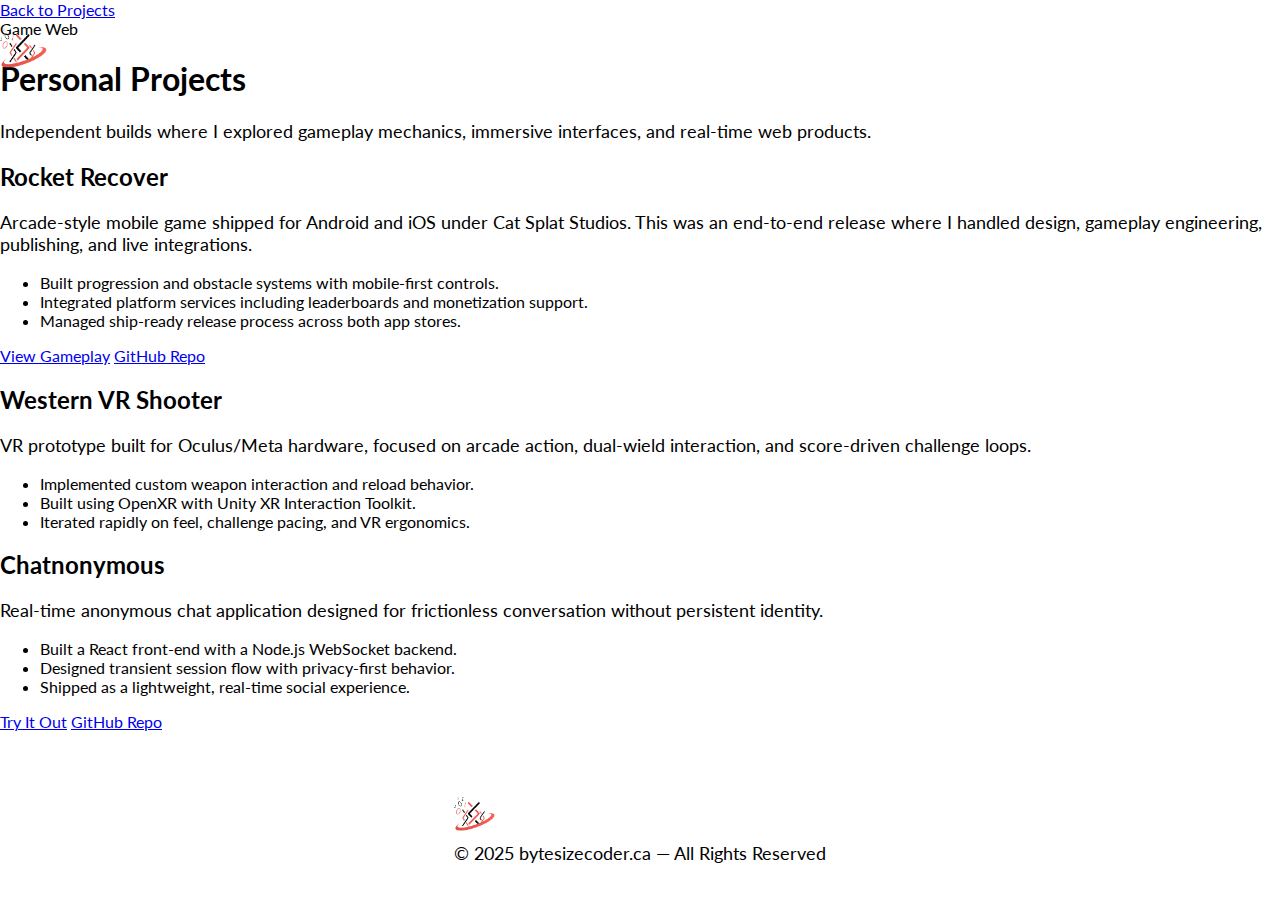
<file: projects/personal-projects.html>
<!DOCTYPE html>
<html lang="en">
  <head>
    <meta charset="UTF-8" />
    <meta http-equiv="X-UA-Compatible" content="IE=edge" />
    <meta name="viewport" content="width=device-width, initial-scale=1.0" />
    <link rel="preconnect" href="https://fonts.googleapis.com" />
    <link rel="preconnect" href="https://fonts.gstatic.com" crossorigin />
    <link href="https://fonts.googleapis.com/css2?family=Lato:wght@300;400;700;900&display=swap" rel="stylesheet" />
    <link rel="icon" type="image/x-icon" href="/images/logo/bsc-logo-icon.png" />
    <link href="../styles/styles.css" rel="stylesheet" />
    <title>Personal Projects | Matthew Douglas</title>
  </head>
  <body class="project-page">
    <nav class="nav nav--minimal" id="main-nav">
      <a class="nav__brand" href="../index.html">
        <img src="../images/logo/bsc-logo-icon.png" height="42" alt="Byte Size Coder" />
      </a>
    </nav>

    <header class="project-hero ph-hero-echogrounds">
      <div class="project-hero__overlay"></div>
      <div class="project-hero__content">
        <a href="../index.html#projects" class="project-hero__back">Back to Projects</a>
        <div class="project-hero__tags">
          <span class="project-tag tag--game">Game</span>
          <span class="project-tag tag--web">Web</span>
        </div>
        <h1 class="project-hero__title">Personal Projects</h1>
        <p class="project-hero__subtitle">
          Independent builds where I explored gameplay mechanics, immersive interfaces, and real-time web products.
        </p>
      </div>
    </header>

    <main class="project-content">
      <div class="project-main">
        <section class="project-section">
          <h2>Rocket Recover</h2>
          <p>
            Arcade-style mobile game shipped for Android and iOS under Cat Splat Studios.
            This was an end-to-end release where I handled design, gameplay engineering, publishing, and live integrations.
          </p>
          <ul>
            <li>Built progression and obstacle systems with mobile-first controls.</li>
            <li>Integrated platform services including leaderboards and monetization support.</li>
            <li>Managed ship-ready release process across both app stores.</li>
          </ul>
          <div class="project-actions">
            <a href="https://youtu.be/6MBp4RPGWVM" target="_blank" rel="noopener noreferrer" class="btn-primary">View Gameplay</a>
            <a href="https://github.com/Cat-Splat-Studios/Project_ShipJump" target="_blank" rel="noopener noreferrer" class="btn-secondary">GitHub Repo</a>
          </div>
        </section>

        <section class="project-section">
          <h2>Western VR Shooter</h2>
          <p>
            VR prototype built for Oculus/Meta hardware, focused on arcade action, dual-wield interaction,
            and score-driven challenge loops.
          </p>
          <ul>
            <li>Implemented custom weapon interaction and reload behavior.</li>
            <li>Built using OpenXR with Unity XR Interaction Toolkit.</li>
            <li>Iterated rapidly on feel, challenge pacing, and VR ergonomics.</li>
          </ul>
        </section>

        <section class="project-section">
          <h2>Chatnonymous</h2>
          <p>
            Real-time anonymous chat application designed for frictionless conversation without persistent identity.
          </p>
          <ul>
            <li>Built a React front-end with a Node.js WebSocket backend.</li>
            <li>Designed transient session flow with privacy-first behavior.</li>
            <li>Shipped as a lightweight, real-time social experience.</li>
          </ul>
          <div class="project-actions">
            <a href="https://chatnonymous.fly.dev/" target="_blank" rel="noopener noreferrer" class="btn-primary">Try It Out</a>
            <a href="https://github.com/Byte-Size-Coder/chatnonymous" target="_blank" rel="noopener noreferrer" class="btn-secondary">GitHub Repo</a>
          </div>
        </section>
      </div>
    </main>

    <footer>
      <div class="container footer__inner">
        <img src="../images/logo/bsc-logo-icon.png" height="36" alt="BSC" />
        <p>&copy; 2025 bytesizecoder.ca &mdash; All Rights Reserved</p>
      </div>
    </footer>

    <script src="../scripts/main.js"></script>
  </body>
</html>
</file>
<file: styles/styles.css>
/*
* Prefixed by https://autoprefixer.github.io
* PostCSS: v8.4.14,
* Autoprefixer: v10.4.7
* Browsers: last 4 version
*/

/*
* Prefixed by https://autoprefixer.github.io
* PostCSS: v8.4.14,
* Autoprefixer: v10.4.7
* Browsers: last 4 version
*/

/*
* Prefixed by https://autoprefixer.github.io
* PostCSS: v8.3.6,
* Autoprefixer: v10.3.1
* Browsers: last 4 version
*/

/*
* Prefixed by https://autoprefixer.github.io
* PostCSS: v8.3.6,
* Autoprefixer: v10.3.1
* Browsers: last 4 version
*/

@keyframes rollInFromRight {
  0% {
    transform: translateX(100vw) rotate(1440deg); /* starts off-screen */
    opacity: 0;
  }
  100% {
    transform: translateX(0) rotate(0deg);
    opacity: 1;
  }
}
.profile-image {
  animation: rollInFromRight 1s ease-out forwards;
}

/*GENERIC SETTINGS*/
html {
  scroll-behavior: smooth;
}

body {
  font-family: "Lato", sans-serif;
  background-color: #ffff;
  margin: 0;
}

p {
  font-size: 18px;
}

section {
  z-index: 0;
}

.no-margin {
  margin: 0;
}

.align-text {
  text-align: center;
}

.button-main {
  color: hsl(276, 5%, 20%);
  background: #fe5f55;
  border-radius: 10px;
  border-color: transparent;
  padding: 0.5rem 1rem;
  font-family: Lato;
  font-weight: bold;
  font-size: 18px;
  line-height: 29px;
  text-align: center;
  cursor: pointer;
}

.button-main:hover {
  background: #df5149;
}

.start-alignment {
  -webkit-box-align: start;
  -ms-flex-align: start;
  align-items: flex-start;
}

.end-alignment {
  -webkit-box-align: end;
  -ms-flex-align: end;
  align-items: flex-end;
}

.section-title {
  font-size: 48px;
}

.nav {
  margin-top: 1rem;
  width: 100%;
  height: 4rem;
  position: fixed;
  display: -webkit-box;
  display: -ms-flexbox;
  display: flex;
  -webkit-box-align: center;
  -ms-flex-align: center;
  align-items: center;
  z-index: 100;
}

.nav__icon {
  height: 100%;
  margin-left: 1rem;
  margin-top: 1rem;
  cursor: pointer;
  display: -webkit-box;
  display: -ms-flexbox;
  display: flex;
  -webkit-box-pack: center;
  -ms-flex-pack: center;
  justify-content: center;
  -webkit-box-align: center;
  -ms-flex-align: center;
  align-items: center;
  padding: 0.5rem;
}

.nav__links {
  margin-left: 0.5rem;
  display: -webkit-box;
  display: -ms-flexbox;
  display: flex;
  gap: 1rem;
  background-color: rgba(0, 0, 0, 0.3);
  padding: 0.5rem;
  border-radius: 15px;
}

.closed-links {
  -webkit-transform: scaleX(0);
  -ms-transform: scaleX(0);
  transform: scaleX(0);
}

.close-links {
  -webkit-transform-origin: 0% 50%;
  -ms-transform-origin: 0% 50%;
  transform-origin: 0% 50%;
  -webkit-animation: close-nav 0.25s ease-out;
  animation: close-nav 0.25s ease-out;
}

.open-links {
  -webkit-transform-origin: 0% 50%;
  -ms-transform-origin: 0% 50%;
  transform-origin: 0% 50%;
  -webkit-animation: open-nav 0.25s ease-out;
  animation: open-nav 0.25s ease-out;
}

.nav__link {
  background-color: #fe5f55;
  color: white;
  cursor: pointer;
  padding: 0.5rem 1rem;
  border-radius: 15px;
  z-index: 10;
  text-decoration: none;
}

.nav__link:hover {
  background: #df5149;
}

@-webkit-keyframes open-nav {
  from {
    -webkit-transform: scaleX(0);
    transform: scaleX(0);
  }
  to {
    -webkit-transform: scaleX(1);
    transform: scaleX(1);
  }
}

@keyframes open-nav {
  from {
    -webkit-transform: scaleX(0);
    transform: scaleX(0);
  }
  to {
    -webkit-transform: scaleX(1);
    transform: scaleX(1);
  }
}

@-webkit-keyframes close-nav {
  from {
    -webkit-transform: scaleX(1);
    transform: scaleX(1);
  }
  to {
    -webkit-transform: scaleX(0);
    transform: scaleX(0);
  }
}

@keyframes close-nav {
  from {
    -webkit-transform: scaleX(1);
    transform: scaleX(1);
  }
  to {
    -webkit-transform: scaleX(0);
    transform: scaleX(0);
  }
}

/*Introduction and About Me Settings*/

.intro {
  height: 100vh;
  display: -webkit-box;
  display: -ms-flexbox;
  display: flex;
  -webkit-box-pack: center;
  -ms-flex-pack: center;
  justify-content: center;
  -webkit-box-align: center;
  -ms-flex-align: center;
  align-items: center;
  gap: 4rem;
}

.title-image {
  width: 450px;
  -webkit-animation: fadein 2s; /* Safari, Chrome and Opera > 12.1 */ /* Firefox < 16 */ /* Internet Explorer */ /* Opera < 12.1 */
  animation: fadein 2s;
}

.main-title {
  display: -webkit-box;
  display: -ms-flexbox;
  display: flex;
  -webkit-box-orient: vertical;
  -webkit-box-direction: normal;
  -ms-flex-direction: column;
  flex-direction: column;
  -webkit-box-pack: center;
  -ms-flex-pack: center;
  justify-content: center;
  -webkit-box-align: center;
  -ms-flex-align: center;
  align-items: center;
  position: relative;
}

@keyframes fadein {
  from {
    opacity: 0;
  }
  to {
    opacity: 1;
  }
}

/* Firefox < 16 */

/* Safari, Chrome and Opera > 12.1 */
@-webkit-keyframes fadein {
  from {
    opacity: 0;
  }
  to {
    opacity: 1;
  }
}

/* Internet Explorer */

.main-title__little-text {
  font-size: 20px;
  font-weight: bold;
  margin: 0;
}

.main-title__big-text {
  font-size: 72px;
  margin: 0;
}

.about-me {
  display: -webkit-box;
  display: -ms-flexbox;
  display: flex;
  -webkit-box-orient: vertical;
  -webkit-box-direction: normal;
  -ms-flex-direction: column;
  flex-direction: column;
  -webkit-box-pack: center;
  -ms-flex-pack: center;
  justify-content: center;
  -webkit-box-align: center;
  -ms-flex-align: center;
  align-items: center;
}

.type-animate {
  overflow: hidden; /* Ensures the content is not revealed until the animation */
  border-right: 5px solid black; /* The typwriter cursor */
  white-space: nowrap; /* Keeps the content on a single line */
  -webkit-animation: typing 1.5s steps(40, end), blink-caret 0.75s step-end infinite;
  animation: typing 1.5s steps(40, end), blink-caret 0.75s step-end infinite;
}

/* The typing effect */
@-webkit-keyframes typing {
  from {
    width: 0;
  }
  to {
    width: 100%;
  }
}
@keyframes typing {
  from {
    width: 0;
  }
  to {
    width: 100%;
  }
}

/* The typewriter cursor effect */
@-webkit-keyframes blink-caret {
  from,
  to {
    border-color: transparent;
  }
  50% {
    border-color: black;
  }
}
@keyframes blink-caret {
  from,
  to {
    border-color: transparent;
  }
  50% {
    border-color: black;
  }
}

.about-me__description {
  width: 600px;
}

.about-me__actions {
  margin-top: 4rem;
  display: -webkit-box;
  display: -ms-flexbox;
  display: flex;
  -webkit-box-pack: center;
  -ms-flex-pack: center;
  justify-content: center;
  -webkit-box-align: center;
  -ms-flex-align: center;
  align-items: center;
}

.schools {
  margin: 4rem 0;
  display: -webkit-box;
  display: -ms-flexbox;
  display: flex;
  -webkit-box-pack: justify;
  -ms-flex-pack: justify;
  justify-content: space-between;
  -webkit-box-align: center;
  -ms-flex-align: center;
  align-items: center;
}

.schools p {
  font-size: 14px;
}

.school {
  display: -webkit-box;
  display: -ms-flexbox;
  display: flex;
  -webkit-box-orient: vertical;
  -webkit-box-direction: normal;
  -ms-flex-direction: column;
  flex-direction: column;
  -webkit-box-pack: center;
  -ms-flex-pack: center;
  justify-content: center;
  -webkit-box-align: center;
  -ms-flex-align: center;
  align-items: center;
}

#tfs-img {
  border-radius: 15%;
}

/* Career Section */
.career-container {
  display: -webkit-box;
  display: -ms-flexbox;
  display: flex;
  width: 100%;
  height: 750px;
  -webkit-box-pack: justify;
  -ms-flex-pack: justify;
  justify-content: space-between;
}

.career-container__piece {
  width: 50%;
  display: -webkit-box;
  display: -ms-flexbox;
  display: flex;
  -webkit-box-orient: vertical;
  -webkit-box-direction: normal;
  -ms-flex-direction: column;
  flex-direction: column;
  -webkit-box-pack: center;
  -ms-flex-pack: center;
  justify-content: center;
  -webkit-box-align: center;
  -ms-flex-align: center;
  align-items: center;
}

.career-container__title {
  font-size: 48px;
}

.career-container__content {
  width: 80%;
}

#scrum-content {
  width: 100%;
  display: -webkit-box;
  display: -ms-flexbox;
  display: flex;
  -webkit-box-orient: vertical;
  -webkit-box-direction: normal;
  -ms-flex-direction: column;
  flex-direction: column;
  -webkit-box-pack: center;
  -ms-flex-pack: center;
  justify-content: center;
  -webkit-box-align: center;
  -ms-flex-align: center;
  align-items: center;
  gap: 1.5rem;
}

#jira-image {
  width: 500px;
}

#educator-content {
  display: -webkit-box;
  display: -ms-flexbox;
  display: flex;
  -webkit-box-align: center;
  -ms-flex-align: center;
  align-items: center;
  -webkit-box-pack: center;
  -ms-flex-pack: center;
  justify-content: center;
}

.grid-container {
  display: -ms-grid;
  display: grid;
  grid-template-columns: repeat(
    auto-fill,
    minmax(250px, 1fr)
  ); /* Adjust based on your preference */
  gap: 20px; /* Space between items */
  padding: 20px; /* Padding around the grid */
}

.grid-item {
  background-color: #f0f0f0; /* Light grey background */
  border: 1px solid #ddd; /* Light grey border */
  border-radius: 8px; /* Rounded corners */
  overflow: hidden; /* Ensures content fits within the borders */
}

.grid-item img {
  width: 100%; /* Make images fill their container */
  height: auto; /* Maintain aspect ratio */
}

.item-description {
  padding: 10px;
  text-align: center; /* Center-align the text */
}

.timeline {
  position: relative;
  padding: 20px;
  list-style: none;
}

.timeline::before {
  content: "";
  position: absolute;
  top: 0;
  bottom: 0;
  left: 20px;
  width: 2px;
  background: #fe5f55;
}

.timeline-item {
  margin-bottom: 20px;
  position: relative;
}

.timeline-item-container {
  margin-left: 2rem;
}

.timeline-time {
  margin-bottom: 5px;
  padding: 4px 8px;
  background: #fe5f55;
  color: hsl(276, 5%, 20%);
  display: inline-block;
  border-radius: 4px;
}

.timeline-content {
  padding: 10px 15px;
  background: #f9f9f9;
  position: relative;
  border-radius: 4px;
  -webkit-box-shadow: 0 3px 6px rgba(0, 0, 0, 0.1);
  box-shadow: 0 3px 6px rgba(0, 0, 0, 0.1);
}

.timeline-item::before {
  content: "";
  position: absolute;
  top: 5px;
  left: -6px;
  width: 10px;
  height: 10px;
  border: 2px solid #fe5f55;
  background: #fff;
  border-radius: 50%;
  z-index: 5;
}

.slider {
  width: 100%;
  max-width: 800px;
  height: 500px;
  position: relative;
  overflow: hidden; /* <===  */
  border-radius: 15px;
}

.slide {
  width: 100%;
  max-width: 800px;
  height: 500px;
  position: absolute;
  -webkit-transition: all 1s;
  -o-transition: all 1s;
  transition: all 1s;
}

.slide img {
  width: 100%;
  height: 100%;
  -o-object-fit: cover;
  object-fit: cover;
}

.slide__overlay {
  background-color: rgba(0, 0, 0, 0.4);
  height: 100%;
  width: 100%;
  position: absolute;
  top: 0;
  opacity: 0;
  display: -webkit-box;
  display: -ms-flexbox;
  display: flex;
  -webkit-box-orient: vertical;
  -webkit-box-direction: normal;
  -ms-flex-direction: column;
  flex-direction: column;
  -webkit-box-pack: end;
  -ms-flex-pack: end;
  justify-content: flex-end;
  -webkit-box-align: center;
  -ms-flex-align: center;
  align-items: center;
  -webkit-transition: 0.5s ease;
  -o-transition: 0.5s ease;
  transition: 0.5s ease;
  color: white;
}

.overlay-info {
  margin-bottom: 2rem;
}

.slide:hover .slide__overlay {
  opacity: 1;
}

.btn {
  position: absolute;
  width: 40px;
  height: 40px;
  padding: 10px;
  border: none;
  border-radius: 50%;
  z-index: 10px;
  cursor: pointer;
  background-color: #fe5f55;
  font-size: 18px;
}

.btn:active {
  -webkit-transform: scale(1.1);
  -ms-transform: scale(1.1);
  transform: scale(1.1);
}

.btn-prev {
  top: 45%;
  left: 2%;
}

.btn-next {
  top: 45%;
  right: 2%;
}

.btn-view {
  margin-top: 1rem;
}

/* career sections 

/*Connect and Footer Settings*/

.connect {
  display: -webkit-box;
  display: -ms-flexbox;
  display: flex;
  -webkit-box-orient: vertical;
  -webkit-box-direction: normal;
  -ms-flex-direction: column;
  flex-direction: column;
  -webkit-box-align: center;
  -ms-flex-align: center;
  align-items: center;
  margin-top: 4rem;
}

.connect__title {
  display: -webkit-box;
  display: -ms-flexbox;
  display: flex;
  -webkit-box-orient: vertical;
  -webkit-box-direction: normal;
  -ms-flex-direction: column;
  flex-direction: column;
  -webkit-box-align: center;
  -ms-flex-align: center;
  align-items: center;
  text-align: center;
}

.contact {
  margin: 2rem auto;
  border-radius: 6px;
  background-color: hsl(265, 19%, 88%);
  width: 90%;
  max-width: 50rem;
  padding: 1rem;
  -webkit-box-shadow: 0 1px 4px rgba(0, 0, 0, 0.2);
  box-shadow: 0 1px 4px rgba(0, 0, 0, 0.2);
  font-size: 1.5rem;
}

.form label {
  display: block;
  font-family: "Oswald", sans-serif;
  font-weight: bold;
  margin: 0.5rem 0 0.25rem 0;
}

.form input,
.form textarea {
  font: inherit;
  padding: 0.25rem;
  border-radius: 4px;
  width: 100%;
  border: 1px solid hsl(265, 4%, 57%);
  background-color: hsl(265, 55%, 96%);
  resize: none;
}

.controls {
  display: -webkit-box;
  display: -ms-flexbox;
  display: flex;
  -webkit-column-gap: 1rem;
  -moz-column-gap: 1rem;
  column-gap: 1rem;
  -ms-flex-wrap: wrap;
  flex-wrap: wrap;
}

.control {
  -webkit-box-flex: 1;
  -ms-flex: 1;
  flex: 1;
  min-width: 10rem;
}

.actions {
  margin-top: 1rem;
  display: -webkit-box;
  display: -ms-flexbox;
  display: flex;
  -webkit-box-pack: justify;
  -ms-flex-pack: justify;
  justify-content: space-between;
  -webkit-box-align: center;
  -ms-flex-align: center;
  align-items: center;
}

.contact__success {
  color: green;
}

.contact__success-hidden {
  color: green;
  visibility: hidden;
}

.error-hidden {
  display: none;
}

.error {
  color: #fe5f55;
}

.controlError {
  -webkit-box-flex: 1;
  -ms-flex: 1;
  flex: 1;
  min-width: 10rem;
  border: 2px solid #fe5f55 !important;
}

@media (min-width: 768px) {
  .contact h1 {
    font-size: var(--size-16);
    text-align: center;
  }
}

.socials {
  display: -webkit-box;
  display: -ms-flexbox;
  display: flex;
  -webkit-box-pack: justify;
  -ms-flex-pack: justify;
  justify-content: center;
  gap: 2rem;
  width: 50%;
}

.social {
  width: 50px;
  height: 50px;
  cursor: pointer;
}

.separate {
  display: -webkit-box;
  display: -ms-flexbox;
  display: flex;
  -webkit-box-orient: vertical;
  -webkit-box-direction: normal;
  -ms-flex-direction: column;
  flex-direction: column;
  -webkit-box-align: center;
  -ms-flex-align: center;
  align-items: center;
  text-align: center;
  font-size: 28px;
}

.social img {
  width: 100%;
  height: 100%;
}

footer {
  margin-top: 4rem;
  display: -webkit-box;
  display: -ms-flexbox;
  display: flex;
  -webkit-box-orient: vertical;
  -webkit-box-direction: normal;
  -ms-flex-direction: column;
  flex-direction: column;
  -webkit-box-align: center;
  -ms-flex-align: center;
  align-items: center;
}

footer p {
  margin: 0.5rem 0;
}

/* Modal base styles */
.modal {
  display: none;
  position: fixed;
  width: 100%;
  height: 100%;
  z-index: 200;
  left: 0;
  top: 0;
  overflow: auto;
  background-color: rgba(0, 0, 0, 0.4);
}

.modal-content {
  background-color: #fefefe;
  margin: auto;
  padding: 2rem;
  border: 1px solid #888;
  width: 50%;
  border-radius: 10px;
  position: absolute;
  top: 50%; /* Move down by half of the viewport height */
  left: 50%; /* Move right by half of the viewport width */
  -webkit-transform: translate(-50%, -50%);
  -ms-transform: translate(-50%, -50%);
  transform: translate(-50%, -50%); /* Adjust position to the exact center */
}

.modal-header {
  display: -webkit-box;
  display: -ms-flexbox;
  display: flex;
  -webkit-box-orient: vertical;
  -webkit-box-direction: normal;
  -ms-flex-direction: column;
  flex-direction: column;
  -webkit-box-pack: center;
  -ms-flex-pack: center;
  justify-content: center;
  -webkit-box-align: center;
  -ms-flex-align: center;
  align-items: center;
}

.modal-header__image {
  width: 200px;
}

.modal-description {
  width: 100%;
  display: -webkit-box;
  display: -ms-flexbox;
  display: flex;
  -webkit-box-orient: vertical;
  -webkit-box-direction: normal;
  -ms-flex-direction: column;
  flex-direction: column;
  -webkit-box-align: center;
  -ms-flex-align: center;
  align-items: center;
}

.modal-description p {
  width: 80%;
}

.modal-header__skills {
  display: -webkit-box;
  display: -ms-flexbox;
  display: flex;
  -webkit-box-pack: center;
  -ms-flex-pack: center;
  justify-content: center;
  -webkit-box-align: center;
  -ms-flex-align: center;
  align-items: center;
  gap: 2rem;
}

.modal-feature {
  display: -webkit-box;
  display: -ms-flexbox;
  display: flex;
  -webkit-box-pack: center;
  -ms-flex-pack: center;
  justify-content: center;
  -webkit-box-align: center;
  -ms-flex-align: center;
  align-items: center;
  margin-top: 1.5rem;
}

.modal-actions {
  display: -webkit-box;
  display: -ms-flexbox;
  display: flex;
  -webkit-box-pack: center;
  -ms-flex-pack: center;
  justify-content: center;
  gap: 1rem;
}

.close {
  color: #aaa;
  float: right;
  font-size: 28px;
  font-weight: bold;
}

.close:hover,
.close:focus {
  color: black;
  text-decoration: none;
  cursor: pointer;
}

@media screen and (max-width: 1200px) {
  .intro {
    -webkit-box-orient: vertical;
    -webkit-box-direction: normal;
    -ms-flex-direction: column;
    flex-direction: column;
    -webkit-box-pack: center;
    -ms-flex-pack: center;
    justify-content: center;
    gap: 4rem;
  }

  .title-image {
    width: 400px;
  }

  .profile-image {
    width: 350px;
  }

  .socials {
    width: 100%;
    -webkit-box-pack: center;
    -ms-flex-pack: center;
    justify-content: center;
    gap: 4rem;
  }

  .modal-content {
    width: 80%;
  }
}

@media screen and (max-width: 800px) {
  .career-container {
    margin-top: 3rem;
    -webkit-box-orient: vertical;
    -webkit-box-direction: normal;
    -ms-flex-direction: column;
    flex-direction: column;
    -webkit-box-align: center;
    -ms-flex-align: center;
    align-items: center;
    gap: 2rem;
    height: 100%;
  }

  #jira-image {
    width: 350px;
  }

  .career-container__piece {
    width: 80%;
  }

  .slider {
    height: 300px;
  }

  .slide {
    height: 300px;
  }

  #scrum-master .career-container {
    -webkit-box-orient: vertical;
    -webkit-box-direction: reverse;
    -ms-flex-direction: column-reverse;
    flex-direction: column-reverse;
  }

  .contact {
    width: 75%;
  }

  .modal-description p {
    font-size: 12px;
  }
}

@media screen and (max-width: 680px) {
  .nav {
    -webkit-box-orient: vertical;
    -webkit-box-direction: normal;
    -ms-flex-direction: column;
    flex-direction: column;
    -webkit-box-align: start;
    -ms-flex-align: start;
    align-items: flex-start;
    gap: 1rem;
    margin: 0;
  }

  .nav__icon {
    margin: 0.5rem;
  }

  .controls {
    -webkit-box-orient: vertical;
    -webkit-box-direction: normal;
    -ms-flex-direction: column;
    flex-direction: column;
  }

  .actions {
    -webkit-box-orient: vertical;
    -webkit-box-direction: normal;
    -ms-flex-direction: column;
    flex-direction: column;
  }

  .nav__links {
    width: 50%;
    -webkit-box-orient: vertical;
    -webkit-box-direction: normal;
    -ms-flex-direction: column;
    flex-direction: column;
  }

  .close-links {
    -webkit-transform-origin: 50% 0%;
    -ms-transform-origin: 50% 0%;
    transform-origin: 50% 0%;
    -webkit-animation: close-nav-mobile 0.25s ease-out;
    animation: close-nav-mobile 0.25s ease-out;
  }

  .open-links {
    -webkit-transform-origin: 50% 0%;
    -ms-transform-origin: 50% 0%;
    transform-origin: 50% 0%;
    -webkit-animation: open-nav-mobile 0.25s ease-out;
    animation: open-nav-mobile 0.25s ease-out;
  }

  @-webkit-keyframes open-nav-mobile {
    from {
      -webkit-transform: scaleY(0);
      transform: scaleY(0);
    }
    to {
      -webkit-transform: scaleY(1);
      transform: scaleY(1);
    }
  }

  @keyframes open-nav-mobile {
    from {
      -webkit-transform: scaleY(0);
      transform: scaleY(0);
    }
    to {
      -webkit-transform: scaleY(1);
      transform: scaleY(1);
    }
  }

  @-webkit-keyframes close-nav-mobile {
    from {
      -webkit-transform: scaleY(1);
      transform: scaleY(1);
    }
    to {
      -webkit-transform: scaleY(0);
      transform: scaleY(0);
    }
  }

  @keyframes close-nav-mobile {
    from {
      -webkit-transform: scaleY(1);
      transform: scaleY(1);
    }
    to {
      -webkit-transform: scaleY(0);
      transform: scaleY(0);
    }
  }

  .intro {
    gap: 2rem;
  }

  .title-image {
    width: 300px;
  }

  .profile-image {
    width: 250px;
  }

  .about-me__description {
    width: 95%;
  }

  .schools {
    -webkit-box-orient: vertical;
    -webkit-box-direction: normal;
    -ms-flex-direction: column;
    flex-direction: column;
    gap: 2rem;
  }

  .card {
    -webkit-box-orient: vertical;
    -webkit-box-direction: normal;
    -ms-flex-direction: column;
    flex-direction: column;
  }

  h2 {
    font-size: 18px;
  }
}

@media screen and (max-width: 600px) {
  .main-title__big-text {
    font-size: 48px;
  }

  .about-me__description {
    width: 80%;
  }

  .section-title {
    font-size: 32px;
  }

  .socials {
    -webkit-box-orient: vertical;
    -webkit-box-direction: normal;
    -ms-flex-direction: column;
    flex-direction: column;
    -webkit-box-align: center;
    -ms-flex-align: center;
    align-items: center;
  }
}
</file>
